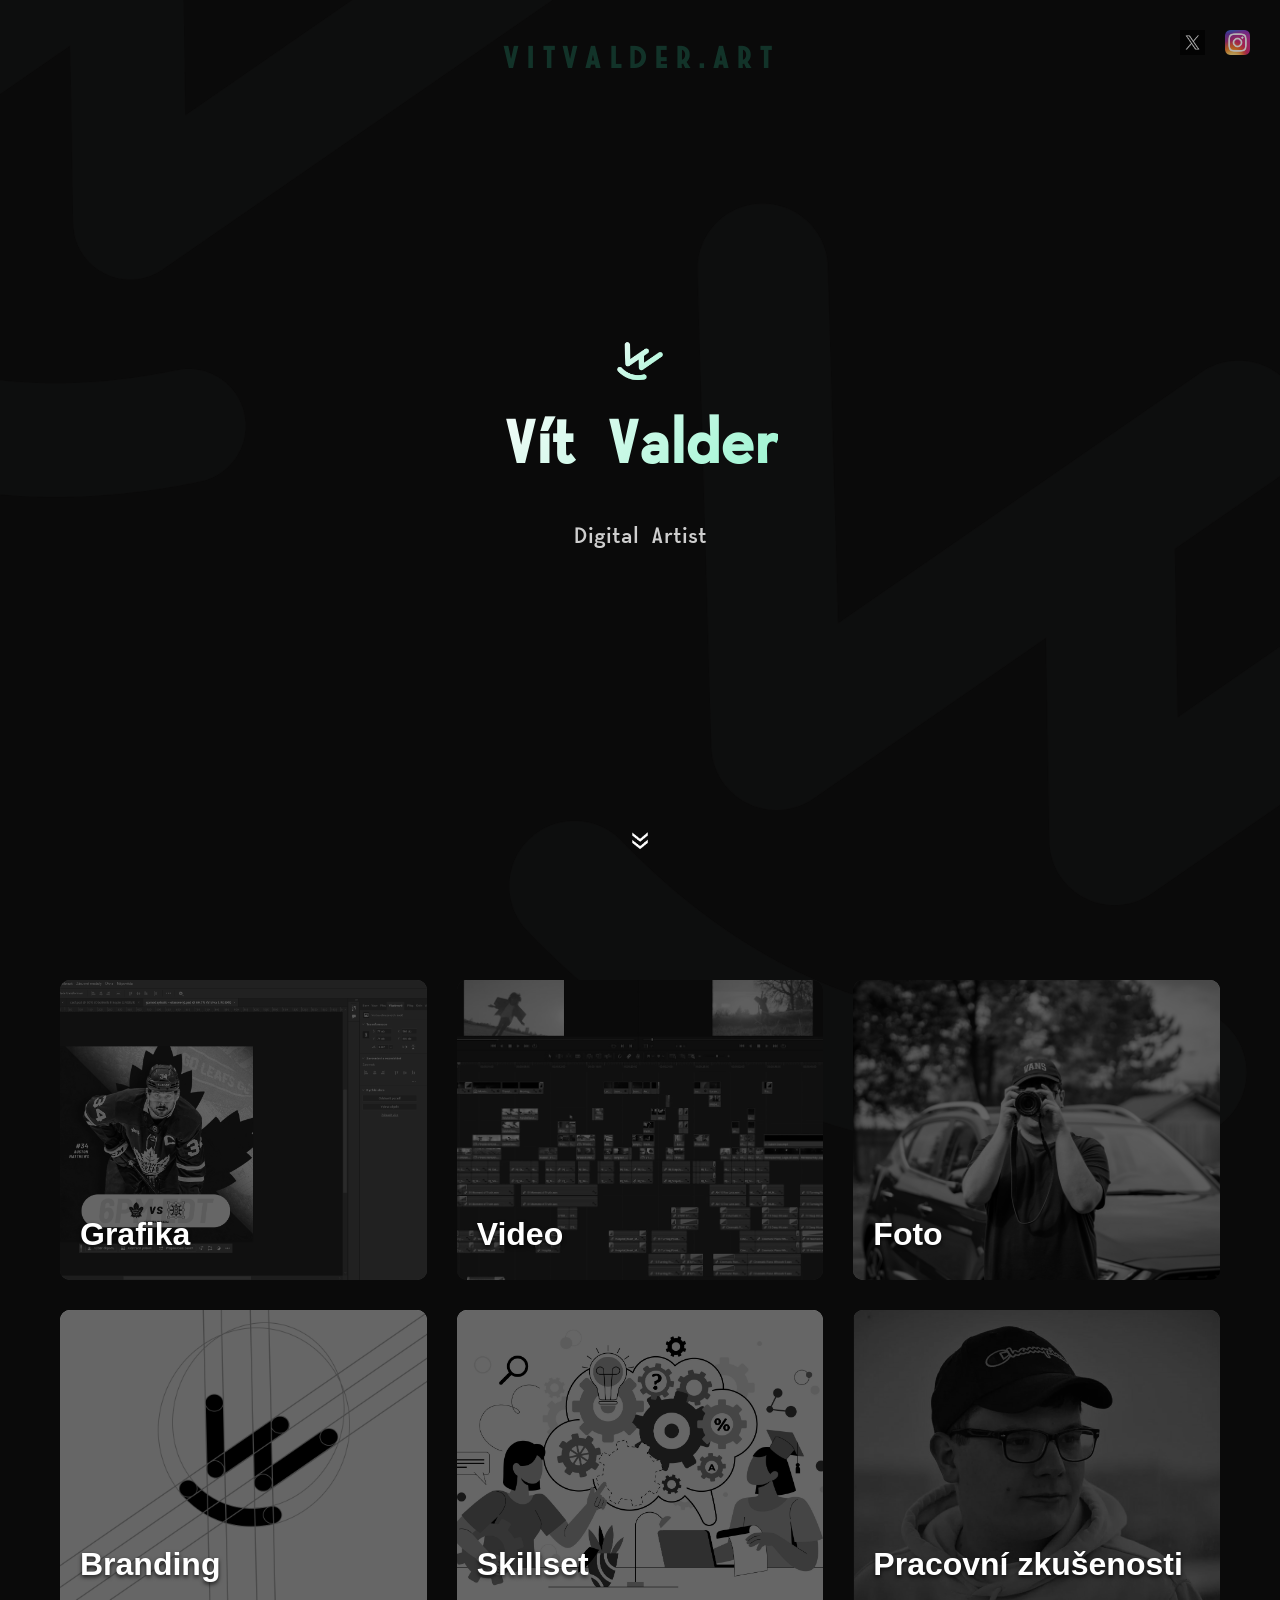
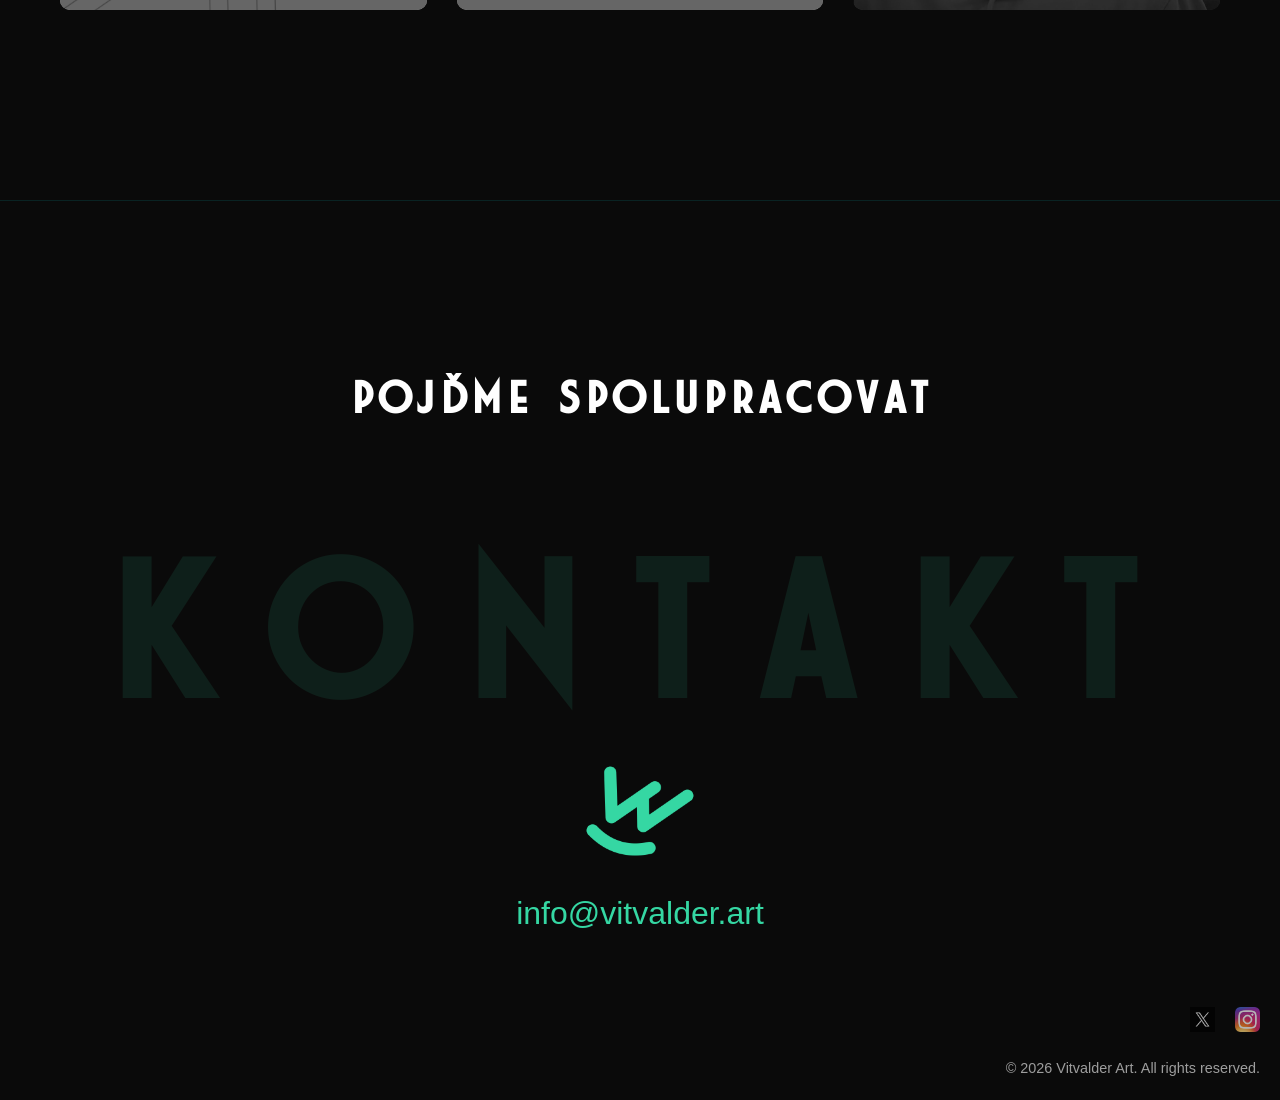
<file: index.html>
<!DOCTYPE html>
<html lang="en">
<head>
    <meta charset="UTF-8">
    <meta name="viewport" content="width=device-width, initial-scale=1.0">
    <title>Portfolio</title>
    <link rel="stylesheet" href="style.css">
</head>
<body>
    <div id="page-wrapper">
        <!-- Hero Section -->
        <section id="hero">
        <div class="social-media-icons">
            <a href="https://x.com" target="_blank" rel="noopener noreferrer" title="X (formerly Twitter)">
                <img src="img/x_logo.png" alt="X Logo" class="social-icon">
            </a>
            <a href="https://www.instagram.com/vitvalder/" target="_blank" rel="noopener noreferrer" title="Instagram">
                <img src="img/iglogo.png" alt="Instagram Logo" class="social-icon">
            </a>
        </div>
        <div class="branding-background">
            <svg viewBox="0 0 1200 200" preserveAspectRatio="xMidYMid meet" aria-hidden="true">
                <defs>
                    <clipPath id="branding-fill-clip" clipPathUnits="userSpaceOnUse">
                        <rect class="branding-fill-mask" x="-40" y="0" width="0" height="220" />
                    </clipPath>
                </defs>
                <text class="branding-stroke" x="50%" y="50%" text-anchor="middle" dominant-baseline="middle">vitvalder.art</text>
                <g clip-path="url(#branding-fill-clip)">
                    <text class="branding-fill" x="50%" y="50%" text-anchor="middle" dominant-baseline="middle">vitvalder.art</text>
                </g>
            </svg>
        </div>
        <div class="hero-content">
            <div class="hero-logo-text">
                <div class="hero-logo-wrap">
                    <img src="img/vvlogo_white.png" alt="Vitvalder Logo" class="hero-logo">
                </div>
                <h1 class="hero-title">Vít Valder</h1>
            </div>
            <p class="hero-subtitle">Digital Artist</p>
        </div>
        <div class="scroll-indicator">
            <img src="img/arrow_down.png" alt="Scroll Down" class="arrow-down">
        </div>
    </section>

    <!-- Projects Section -->
    <section id="projects" class="reveal">
    <div class="container">
        <div class="grid">
            <a href="projects.html" class="card photo-card" data-category="grafika" style="text-decoration: none; color: inherit;">
                <div class="card-image" style="background-image: url('img/photoshop.png');"></div>
                <div class="card-overlay"></div>
                <h3 class="card-title">Grafika</h3>
            </a>
            <a href="video.html" class="card photo-card" data-category="video" style="text-decoration: none; color: inherit;">
                <div class="card-image" style="background-image: url('img/davinci.png');"></div>
                <div class="card-overlay"></div>
                <h3 class="card-title">Video</h3>
            </a>
            <a href="foto.html" class="card photo-card" data-category="foto" style="text-decoration: none; color: inherit;">
                <div class="card-image" style="background-image: url('img/foto_foto.png');"></div>
                <div class="card-overlay"></div>
                <h3 class="card-title">Foto</h3>
            </a>
            <a href="branding.html" class="card photo-card" data-category="branding" style="text-decoration: none; color: inherit;">
                <div class="card-image" style="background-image: url('img/vvlogoshowcase.png');"></div>
                <div class="card-overlay"></div>
                <h3 class="card-title">Branding</h3>
            </a>
            <a href="skillset.html" class="card photo-card" data-category="social-media" style="text-decoration: none; color: inherit;">
                <div class="card-image" style="background-image: url('img/skillset.jpg');"></div>
                <div class="card-overlay"></div>
                <h3 class="card-title">Skillset</h3>
            </a>
            <a href="work.html" class="card photo-card" data-category="projekty" style="text-decoration: none; color: inherit;">
                <div class="card-image" style="background-image: url('img/vitek.png');"></div>
                <div class="card-overlay"></div>
                <h3 class="card-title">Pracovní zkušenosti</h3>
            </a>
        </div>
    </div>
</section>

    <!-- Footer -->
    <footer id="footer" class="reveal">
        <h2 class="footer-title">Pojďme spolupracovat</h2>
        <div class="footer-background">
            <svg viewBox="0 0 1200 200" preserveAspectRatio="xMidYMid meet" aria-hidden="true">
                <defs>
                    <clipPath id="footer-fill-clip" clipPathUnits="userSpaceOnUse">
                        <rect class="footer-fill-mask" x="-40" y="0" width="0" height="220" />
                    </clipPath>
                </defs>
                <text class="footer-stroke" x="50%" y="50%" text-anchor="middle" dominant-baseline="middle">kontakt</text>
                <g clip-path="url(#footer-fill-clip)">
                    <text class="footer-fill" x="50%" y="50%" text-anchor="middle" dominant-baseline="middle">kontakt</text>
                </g>
            </svg>
        </div>
        <img src="img/vvlogo_green.png" alt="VV Logo" class="footer-logo">
        <p class="footer-contact"><a href="mailto:info@vitvalder.art">info@vitvalder.art</a></p>
        <div class="footer-social-media-icons">
            <a href="https://x.com" target="_blank" rel="noopener noreferrer" title="X (formerly Twitter)">
                <img src="img/x_logo.png" alt="X Logo" class="footer-social-icon">
            </a>
            <a href="https://www.instagram.com/vitvalder/" target="_blank" rel="noopener noreferrer" title="Instagram">
                <img src="img/iglogo.png" alt="Instagram Logo" class="footer-social-icon">
            </a>
        </div>
        <p class="footer-copyright">&copy; 2026 Vitvalder Art. All rights reserved.</p>
    </footer>

    </div>

    <script src="script.js"></script>
</body>
</html>
</file>
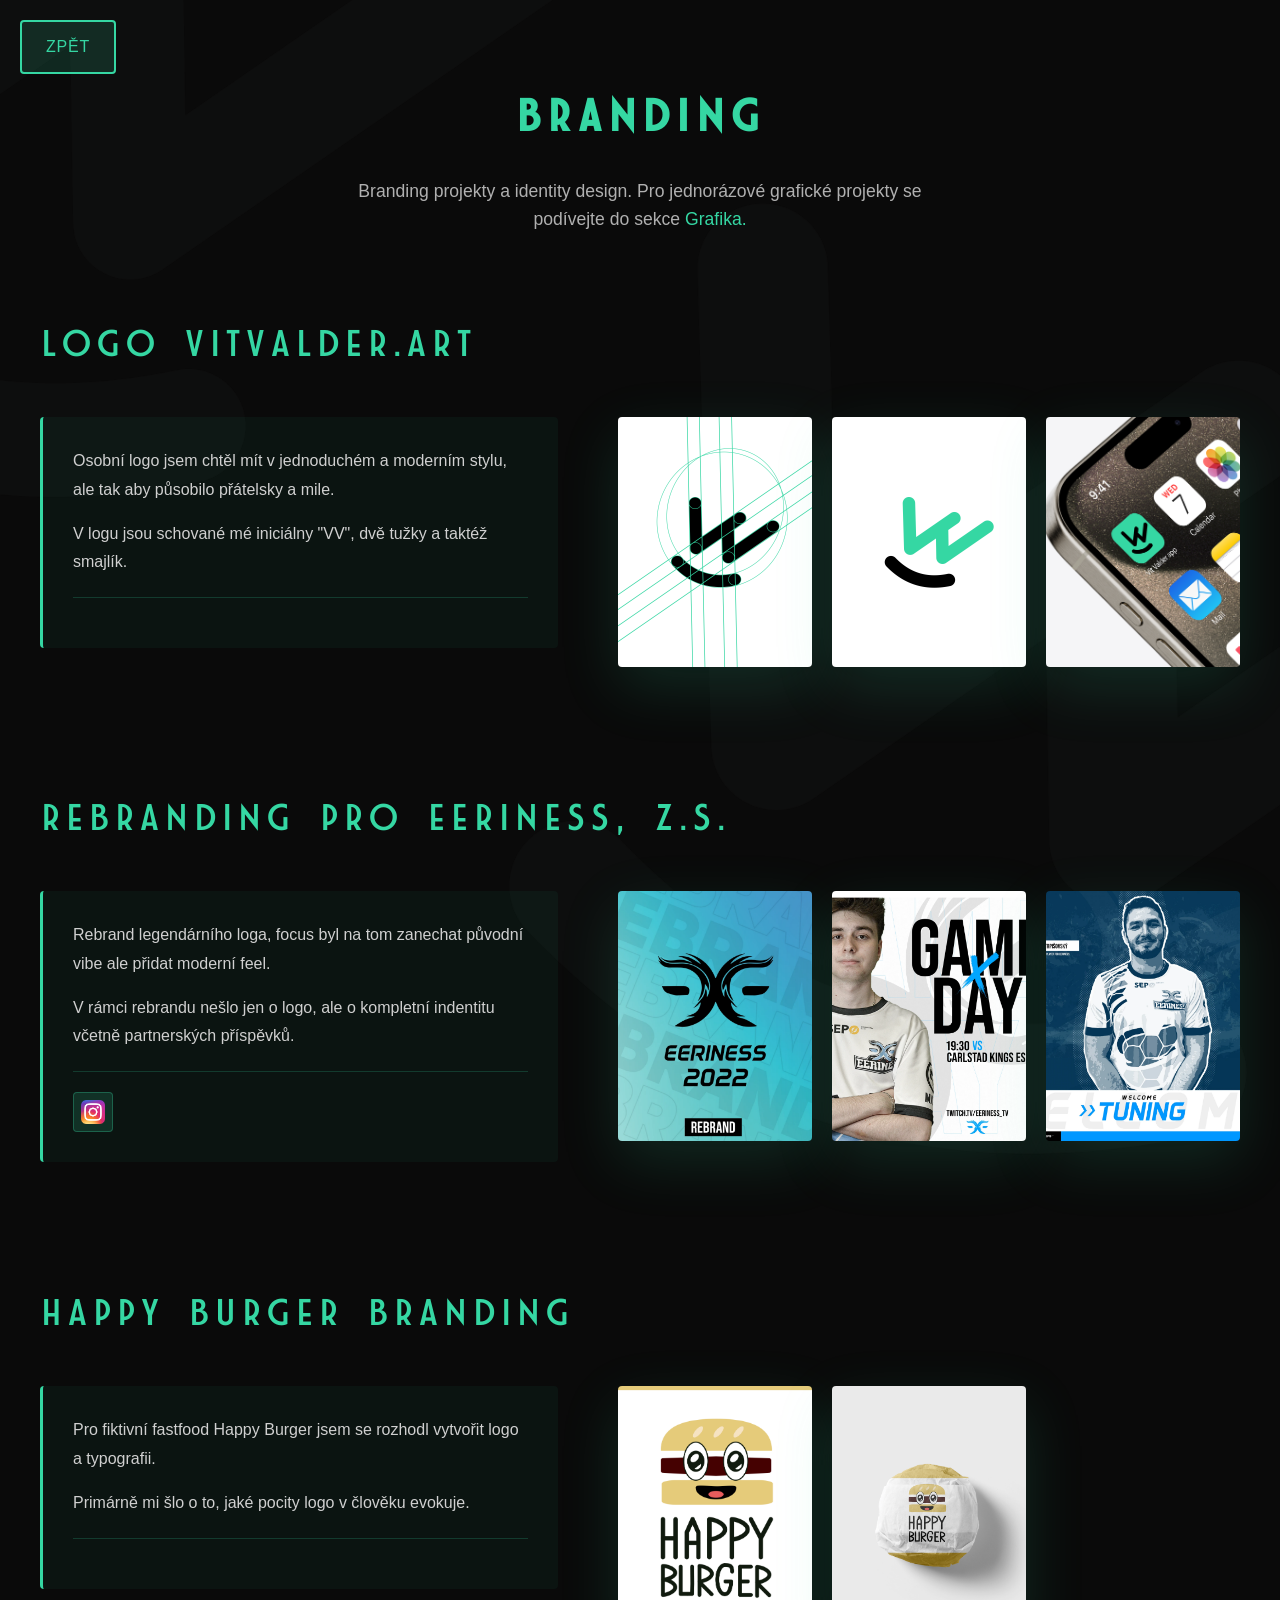
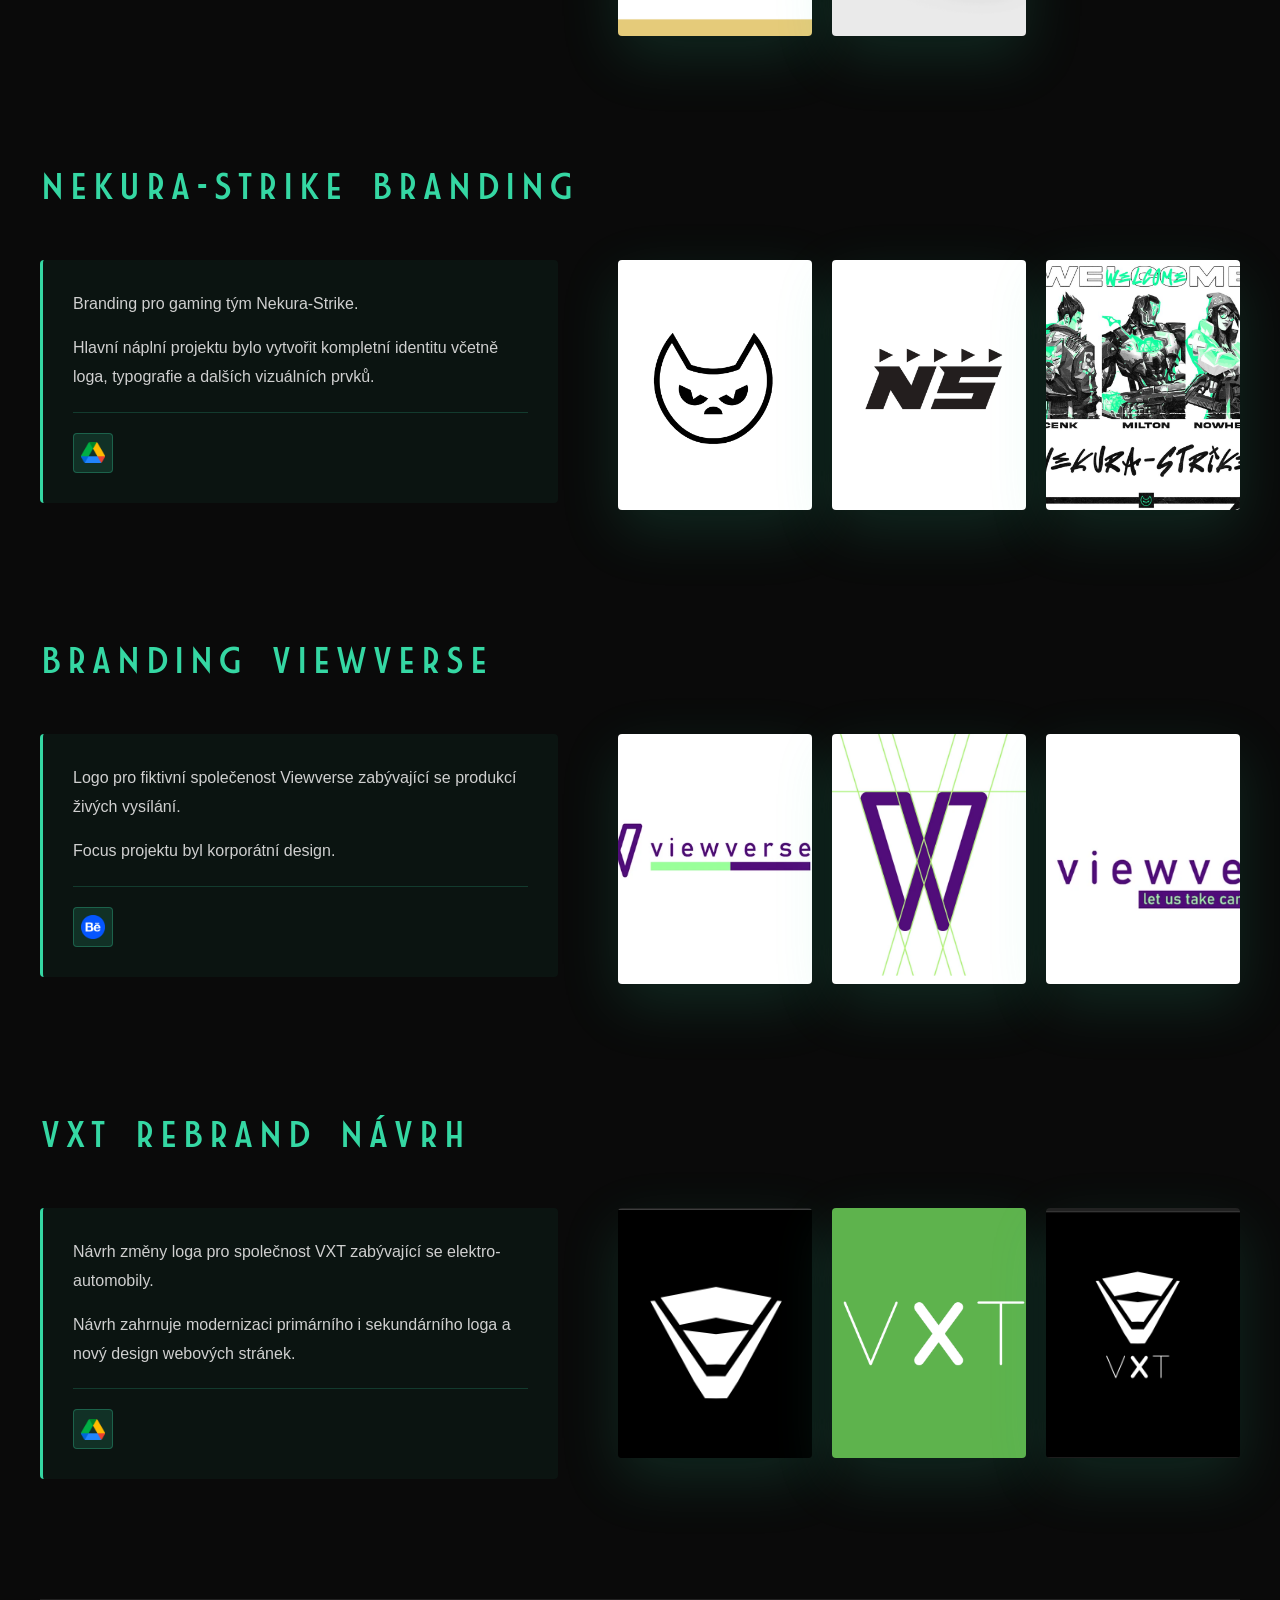
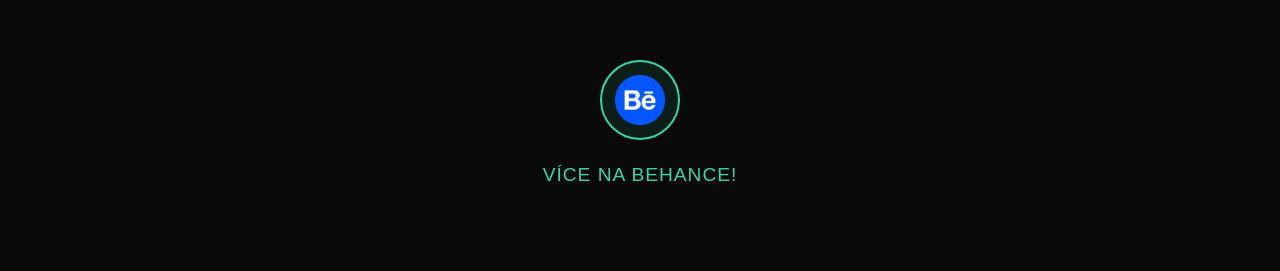
<file: branding.html>
<!DOCTYPE html>
<html lang="en">
<head>
    <meta charset="UTF-8">
    <meta name="viewport" content="width=device-width, initial-scale=1.0">
    <title>Projects - Vitvalder Art</title>
    <link rel="stylesheet" href="style.css">
    <style>
        /* Projects Page Specific Styles */
        #projects-showcase {
            min-height: auto;
            padding: 80px 0;
        }

        .projects-header {
            text-align: center;
            margin-bottom: 80px;
            opacity: 0;
            animation: fadeIn 0.7s ease-out 0.3s forwards;
        }

        .projects-header h2 {
            font-family: 'Modern M', sans-serif;
            font-size: 3rem;
            letter-spacing: 0.1em;
            text-transform: uppercase;
            margin-bottom: 20px;
            color: #35d7a3;
        }

        .projects-header p {
            font-size: 1.1rem;
            color: #b0b0b0;
            max-width: 600px;
            margin: 0 auto;
        }

        .project-section {
            margin-bottom: 120px;
            opacity: 0;
            animation: fadeIn 0.7s ease-out forwards;
        }

        .project-headline {
            font-family: 'Modern M', sans-serif;
            font-size: 2.5rem;
            letter-spacing: 0.1em;
            text-transform: uppercase;
            margin-bottom: 40px;
            color: #35d7a3;
        }

        .project-content {
            display: grid;
            grid-template-columns: 1fr 1.2fr;
            gap: 60px;
            align-items: flex-start;
        }

        .project-images {
            display: grid;
            grid-template-columns: repeat(3, 1fr);
            gap: 20px;
        }

        .project-section:nth-child(2) {
            animation-delay: 0.5s;
        }

        .project-section:nth-child(3) {
            animation-delay: 0.7s;
        }

        .project-section:nth-child(4) {
            animation-delay: 0.9s;
        }

        .project-section:nth-child(5) {
            animation-delay: 1.1s;
        }

        .project-section:nth-child(6) {
            animation-delay: 1.3s;
        }

        .project-section:nth-child(7) {
            animation-delay: 1.5s;
        }

        .project-section:nth-child(8) {
            animation-delay: 1.7s;
        }

        .project-section:nth-child(9) {
            animation-delay: 1.9s;
        }

        .project-section:nth-child(10) {
            animation-delay: 2.1s;
        }

        .project-section:nth-child(11) {
            animation-delay: 2.3s;
        }

        .project-description {
            padding: 30px;
            background: rgba(53, 215, 163, 0.05);
            border-left: 3px solid #35d7a3;
            border-radius: 4px;
        }

        .project-description h3 {
            font-size: 2rem;
            font-family: 'Modern M', sans-serif;
            letter-spacing: 0.05em;
            margin-bottom: 15px;
            color: #35d7a3;
            text-transform: uppercase;
        }

        .project-description p {
            font-size: 1rem;
            line-height: 1.8;
            color: #d0d0d0;
            margin-bottom: 15px;
        }

        .project-social-icons {
            display: flex;
            gap: 15px;
            margin-top: 20px;
            padding-top: 20px;
            border-top: 1px solid rgba(53, 215, 163, 0.2);
        }

        .social-icon-link {
            display: inline-flex;
            align-items: center;
            justify-content: center;
            width: 40px;
            height: 40px;
            background: rgba(53, 215, 163, 0.15);
            border: 1px solid rgba(53, 215, 163, 0.3);
            border-radius: 4px;
            transition: all 0.3s ease;
            text-decoration: none;
        }

        .social-icon-link img {
            width: 24px;
            height: 24px;
            object-fit: contain;
        }

        .social-icon-link:hover {
            background: rgba(53, 215, 163, 0.3);
            border-color: #35d7a3;
            transform: translateY(-3px);
        }

        .project-image {
            width: 100%;
            height: 250px;
            object-fit: cover;
            border-radius: 4px;
            box-shadow: 0 20px 60px rgba(53, 215, 163, 0.15);
            transition: transform 0.3s ease;
        }

        .project-image:hover {
            transform: scale(1.02);
        }

        .instagram-section {
            display: flex;
            justify-content: center;
            align-items: center;
            margin-top: 120px;
            padding-top: 60px;
            border-top: 1px solid rgba(255, 255, 255, 0.1);
            opacity: 0;
            animation: fadeIn 0.7s ease-out 2.5s forwards;
        }

        .instagram-link {
            display: flex;
            flex-direction: column;
            align-items: center;
            gap: 20px;
            text-decoration: none;
            transition: transform 0.3s ease;
        }

        .instagram-link:hover {
            transform: translateY(-5px);
        }

        .instagram-icon {
            width: 80px;
            height: 80px;
            display: flex;
            align-items: center;
            justify-content: center;
            background: rgba(53, 215, 163, 0.1);
            border: 2px solid #35d7a3;
            border-radius: 50%;
            transition: all 0.3s ease;
        }

        .instagram-icon img {
            width: 50px;
            height: 50px;
            object-fit: contain;
        }

        .instagram-link:hover .instagram-icon {
            background: rgba(53, 215, 163, 0.2);
            transform: rotate(5deg);
        }

        .instagram-text {
            font-size: 1.2rem;
            color: #35d7a3;
            font-weight: 500;
            letter-spacing: 0.05em;
            text-transform: uppercase;
        }

        @keyframes fadeIn {
            from {
                opacity: 0;
                transform: translateY(20px);
            }
            to {
                opacity: 1;
                transform: translateY(0);
            }
        }

        .home-button {
            position: fixed;
            top: 20px;
            left: 20px;
            z-index: 1000;
            display: inline-block;
        }

        .home-button a {
            display: inline-flex;
            align-items: center;
            justify-content: center;
            padding: 12px 24px;
            background: rgba(53, 215, 163, 0.15);
            border: 2px solid #35d7a3;
            border-radius: 4px;
            color: #35d7a3;
            text-decoration: none;
            font-size: 1rem;
            font-weight: 500;
            letter-spacing: 0.05em;
            text-transform: uppercase;
            transition: all 0.3s ease;
        }

        .home-button a:hover {
            background: rgba(53, 215, 163, 0.25);
            transform: translateY(-3px);
            box-shadow: 0 10px 30px rgba(53, 215, 163, 0.2);
        }

        /* Responsive Design */
        @media (max-width: 768px) {
            .project-content {
                grid-template-columns: 1fr;
                gap: 30px;
            }

            .project-images {
                grid-template-columns: repeat(3, 1fr);
            }

            .project-image {
                height: 150px;
            }

            .projects-header h2 {
                font-size: 2rem;
            }

            .project-headline {
                font-size: 1.5rem;
            }

            .project-description h3 {
                font-size: 1.5rem;
            }

            .home-button a {
                padding: 10px 18px;
                font-size: 0.9rem;
            }
        }
    </style>
</head>
<body>
    <div id="page-wrapper">
        <!-- Home Button -->
        <div class="home-button">
            <a href="index.html?from=branding#projects">Zpět</a>
        </div>

    <!-- Projects Showcase Section -->
    <section id="projects-showcase" class="container">
        <div class="projects-header">
            <h2>Branding</h2>
            <p>Branding projekty a identity design. Pro jednorázové grafické projekty se podívejte do sekce <a href="projects.html">Grafika.</a></p>
        </div>

        <!-- Project 1 -->
        <div class="project-section">
            <div class="project-headline">Logo Vitvalder.art</div>
            <div class="project-content">
                <div class="project-description">
                    <p>Osobní logo jsem chtěl mít v jednoduchém a moderním stylu, ale tak aby působilo přátelsky a mile.</p>
                    <p>V logu jsou schované mé iniciálny "VV", dvě tužky a taktéž smajlík.</p>
                    <div class="project-social-icons">
                       
                    </div>
                </div>
                <div class="project-images">
                    <img src="img/vvlogoshowcase.png" alt="Nature Photography 1" class="project-image";">
                    <img src="img/vvlogoshowcase2.png" alt="Nature Photography 2" class="project-image">
                    <img src="img/vitvalderappmockup.png" alt="Nature Photography 3" class="project-image" ;">
                </div>
            </div>
        </div>

        <!-- Project 2 -->
        <div class="project-section">
            <div class="project-headline">Rebranding pro eEriness, z.s.</div>
            <div class="project-content">
                <div class="project-description">
                    <p>Rebrand legendárního loga, focus byl na tom zanechat původní vibe ale přidat moderní feel.</p>
                    <p>V rámci rebrandu nešlo jen o logo, ale o kompletní indentitu včetně partnerských příspěvků.</p>
                    <div class="project-social-icons">
                        <a href="https://www.instagram.com/eeriness_official/" class="social-icon-link" target="_blank" rel="noopener noreferrer" title="Instagram">
                            <img src="img/iglogo.png" alt="Instagram">
                        </a>
                    </div>
                </div>
                <div class="project-images">
                    <img src="img/eerinessgfx6.png"  class="project-image">
                    <img src="img/eerinessgfx2.png" class="project-image">
                    <img src="img/eerinessgfx1.png"  class="project-image">
                </div>
            </div>
        </div>

        <!-- Project 3 -->
        <div class="project-section">
            <div class="project-headline">Happy burger branding</div>
            <div class="project-content">
                <div class="project-description">
                    <p>Pro fiktivní fastfood Happy Burger jsem se rozhodl vytvořit logo a typografii.</p>
                    <p>Primárně mi šlo o to, jaké pocity logo v člověku evokuje.</p>
                    <div class="project-social-icons">

                    </div>
                </div>
                <div class="project-images">
                    <img src="img/happyburger2.png" alt="Sports Photography 1" class="project-image">
                    <img src="img/happyburger.png" alt="Sports Photography 2" class="project-image">
                    
                </div>
            </div>
        </div>

        <!-- Project 4 -->
        <div class="project-section">
            <div class="project-headline">Nekura-Strike branding</div>
            <div class="project-content">
                <div class="project-description">
                    <p>Branding pro gaming tým Nekura-Strike.</p>
                    <p>Hlavní náplní projektu bylo vytvořit kompletní identitu včetně loga, typografie a dalších vizuálních prvků.</p>
                    <div class="project-social-icons">
                        <a href="https://drive.google.com/drive/folders/136Fz0Z5oZVegL-SQLmk-C3t2pFZTBODv?usp=sharing" class="social-icon-link" target="_blank" rel="noopener noreferrer" title="Instagram">
                            <img src="img/drive.png" alt="google drive">
                        </a>
                    </div>
                </div>
                <div class="project-images">
                    <img src="img/nslogo1.png" class="project-image">
                    <img src="img/nslogo2.png"  class="project-image">
                    <img src="img/nslogo3.png"  class="project-image">
                </div>
            </div>
        </div>

        <!-- Project 5 -->
        <div class="project-section">
            <div class="project-headline">Branding Viewverse</div>
            <div class="project-content">
                <div class="project-description">
                    <p>Logo pro fiktivní společenost Viewverse zabývající se produkcí živých vysílání.</p>
                    <p>Focus projektu byl korporátní design.</p>
                    <div class="project-social-icons">
                        <a href="https://www.behance.net/gallery/184408411/Viewverse-brand-identity" class="social-icon-link" target="_blank" rel="noopener noreferrer" title="Instagram">
                            <img src="img/behancelogo.webp" alt="Instagram">
                        </a>
                    </div>
                </div>
                <div class="project-images">
                    <img src="img/viewverselogo.png"  class="project-image" >
                    <img src="img/viewverselogo1.png"  class="project-image">
                    <img src="img/viewverselogo2.png"  class="project-image" >
                </div>
            </div>
        </div>

        <!-- Project 6 -->
        <div class="project-section">
            <div class="project-headline">VXT rebrand návrh</div>
            <div class="project-content">
                <div class="project-description">
                    <p>Návrh změny loga pro společnost VXT zabývající se elektro-automobily.</p>
                    <p>Návrh zahrnuje modernizaci primárního i sekundárního loga a nový design webových stránek.</p>
                    <div class="project-social-icons">
                        <a href="https://drive.google.com/drive/folders/1SsnQLFVdwIfx6kydqFao_-wXUamRmRTl?usp=sharing" class="social-icon-link" target="_blank" rel="noopener noreferrer" title="Instagram">
                            <img src="img/drive.png" alt="drive">
                        </a>
                    </div>
                </div>
                <div class="project-images">
                    <img src="img/vxtlogo1.png"  class="project-image">
                    <img src="img/vxtlogo2.png"  class="project-image">
                    <img src="img/vxtlogo3.png"  class="project-image">
                </div>
            </div>
        </div>

       
        <!-- Instagram Section -->
        <div class="instagram-section">
            <a href="https://www.behance.net/vtvalder" class="instagram-link" target="_blank" rel="noopener noreferrer">
                <div class="instagram-icon">
                    <img src="img/behancelogo.webp" alt="behance logo">
                </div>
                <span class="instagram-text">Více na behance!</span>
            </a>
        </div>
    </section>
    </div>

    <script src="script.js"></script>
</body>
</html>
</file>
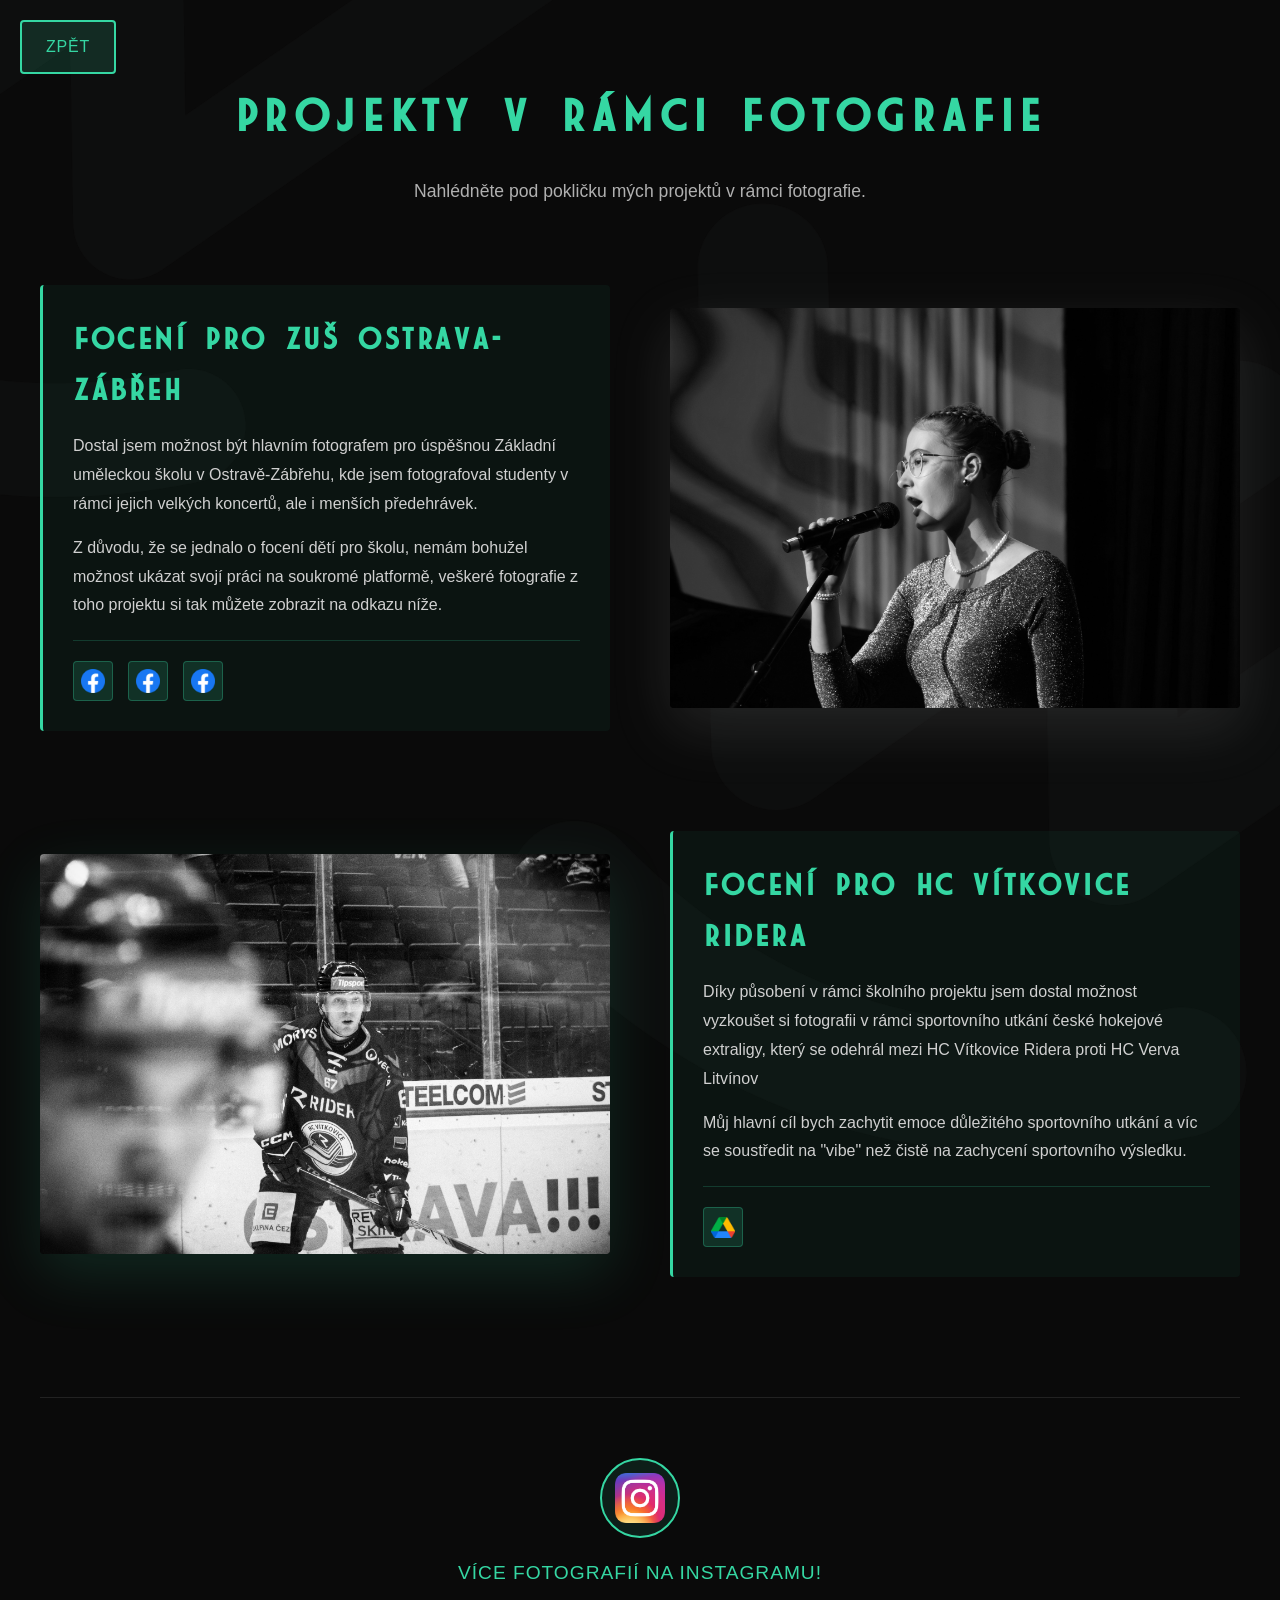
<file: foto.html>
<!DOCTYPE html>
<html lang="en">
<head>
    <meta charset="UTF-8">
    <meta name="viewport" content="width=device-width, initial-scale=1.0">
    <title>Foto - Vitvalder Art</title>
    <link rel="stylesheet" href="style.css">
    <style>
        /* Foto Page Specific Styles */
        #foto-showcase {
            min-height: auto;
            padding: 80px 0;
        }

        .foto-header {
            text-align: center;
            margin-bottom: 80px;
            opacity: 0;
            animation: fadeIn 0.7s ease-out 0.3s forwards;
        }

        .foto-header h2 {
            font-family: 'Modern M', sans-serif;
            font-size: 3rem;
            letter-spacing: 0.1em;
            text-transform: uppercase;
            margin-bottom: 20px;
            color: #35d7a3;
        }

        .foto-header p {
            font-size: 1.1rem;
            color: #b0b0b0;
            max-width: 600px;
            margin: 0 auto;
        }

        .project-section {
            display: grid;
            grid-template-columns: 1fr 1fr;
            gap: 60px;
            align-items: center;
            margin-bottom: 100px;
            opacity: 0;
            animation: fadeIn 0.7s ease-out forwards;
        }

        .project-section:nth-child(2) {
            animation-delay: 0.5s;
        }

        .project-section:nth-child(3) {
            animation-delay: 0.7s;
        }

        .project-section.reverse {
            direction: rtl;
        }

        .project-section.reverse > * {
            direction: ltr;
        }

        .project-description {
            padding: 30px;
            background: rgba(53, 215, 163, 0.05);
            border-left: 3px solid #35d7a3;
            border-radius: 4px;
        }

        .project-description h3 {
            font-size: 2rem;
            font-family: 'Modern M', sans-serif;
            letter-spacing: 0.05em;
            margin-bottom: 15px;
            color: #35d7a3;
            text-transform: uppercase;
        }

        .project-description p {
            font-size: 1rem;
            line-height: 1.8;
            color: #d0d0d0;
            margin-bottom: 15px;
        }

        .project-social-icons {
            display: flex;
            gap: 15px;
            margin-top: 20px;
            padding-top: 20px;
            border-top: 1px solid rgba(53, 215, 163, 0.2);
        }

        .social-icon-link {
            display: inline-flex;
            align-items: center;
            justify-content: center;
            width: 40px;
            height: 40px;
            background: rgba(53, 215, 163, 0.15);
            border: 1px solid rgba(53, 215, 163, 0.3);
            border-radius: 4px;
            transition: all 0.3s ease;
            text-decoration: none;
        }

        .social-icon-link img {
            width: 24px;
            height: 24px;
            object-fit: contain;
        }

        .social-icon-link:hover {
            background: rgba(53, 215, 163, 0.3);
            border-color: #35d7a3;
            transform: translateY(-3px);
        }

        .project-image {
            width: 100%;
            height: 400px;
            object-fit: cover;
            border-radius: 4px;
            box-shadow: 0 20px 60px rgba(53, 215, 163, 0.15);
            transition: transform 0.3s ease;
        }

        .project-image:hover {
            transform: scale(1.02);
        }

        .instagram-section {
            display: flex;
            justify-content: center;
            align-items: center;
            margin-top: 120px;
            padding-top: 60px;
            border-top: 1px solid rgba(255, 255, 255, 0.1);
            opacity: 0;
            animation: fadeIn 0.7s ease-out 0.9s forwards;
        }

        .instagram-link {
            display: flex;
            flex-direction: column;
            align-items: center;
            gap: 20px;
            text-decoration: none;
            transition: transform 0.3s ease;
        }

        .instagram-link:hover {
            transform: translateY(-5px);
        }

        .instagram-icon {
            width: 80px;
            height: 80px;
            display: flex;
            align-items: center;
            justify-content: center;
            background: rgba(53, 215, 163, 0.1);
            border: 2px solid #35d7a3;
            border-radius: 50%;
            transition: all 0.3s ease;
        }

        .instagram-icon img {
            width: 50px;
            height: 50px;
            object-fit: contain;
        }

        .instagram-link:hover .instagram-icon {
            background: rgba(53, 215, 163, 0.2);
            transform: rotate(5deg);
        }

        .instagram-text {
            font-size: 1.2rem;
            color: #35d7a3;
            font-weight: 500;
            letter-spacing: 0.05em;
            text-transform: uppercase;
        }

        @keyframes fadeIn {
            from {
                opacity: 0;
                transform: translateY(20px);
            }
            to {
                opacity: 1;
                transform: translateY(0);
            }
        }

        .home-button {
            position: fixed;
            top: 20px;
            left: 20px;
            z-index: 1000;
            display: inline-block;
        }

        .home-button a {
            display: inline-flex;
            align-items: center;
            justify-content: center;
            padding: 12px 24px;
            background: rgba(53, 215, 163, 0.15);
            border: 2px solid #35d7a3;
            border-radius: 4px;
            color: #35d7a3;
            text-decoration: none;
            font-size: 1rem;
            font-weight: 500;
            letter-spacing: 0.05em;
            text-transform: uppercase;
            transition: all 0.3s ease;
        }

        .home-button a:hover {
            background: rgba(53, 215, 163, 0.25);
            transform: translateY(-3px);
            box-shadow: 0 10px 30px rgba(53, 215, 163, 0.2);
        }

        /* Responsive Design */
        @media (max-width: 768px) {
            .project-section {
                grid-template-columns: 1fr;
                gap: 40px;
            }

            .project-section.reverse {
                direction: ltr;
            }

            .project-image {
                height: 300px;
            }

            .foto-header h2 {
                font-size: 2rem;
            }

            .project-description h3 {
                font-size: 1.5rem;
            }

            .home-button a {
                padding: 10px 18px;
                font-size: 0.9rem;
            }
        }
    </style>
</head>
<body>
    <div id="page-wrapper">
        <!-- Home Button -->
        <div class="home-button">
            <a href="index.html?from=foto#projects">Zpět</a>
        </div>

    <!-- Foto Showcase Section -->
    <section id="foto-showcase" class="container">
        <div class="foto-header">
            <h2>Projekty v rámci <b>fotografie</b></h2>
            <p>Nahlédněte pod pokličku mých projektů v rámci fotografie.</p>
        </div>

        <!-- Project 1 -->
        <div class="project-section">
            <div class="project-description">
                <h3>Focení pro ZUŠ Ostrava-Zábřeh</h3>
                <p>Dostal jsem možnost být hlavním fotografem pro úspěšnou Základní uměleckou školu v Ostravě-Zábřehu, kde jsem fotografoval studenty v rámci jejich velkých koncertů, ale i menších předehrávek. </p>
                <p>Z důvodu, že se jednalo o focení dětí pro školu, nemám bohužel možnost ukázat svojí práci na soukromé platformě, veškeré fotografie z toho projektu si tak můžete zobrazit na odkazu níže.</p>
                <div class="project-social-icons">
                    <a href="https://www.facebook.com/ZusOstravaZabreh/posts/pfbid02KxQ7fq2tkD8iT7Rtj5MEyVWYZUew6yqv7XebbR5zhzeQpVUjy9bkNTQxwSQRzdGql" class="social-icon-link" target="_blank" rel="noopener noreferrer" title="Facebook">
                        <img src="img/fblogo.webp" alt="Facebook">
                    </a>
                    <a href="https://www.facebook.com/ZusOstravaZabreh/posts/pfbid0LF7HGpmUNzHaKSvs16fgPKW9H94yGFnG8EkHs8J8FKCgTeCWnagC5CyUXbd9jHTul" class="social-icon-link" target="_blank" rel="noopener noreferrer" title="Facebook">
                        <img src="img/fblogo.webp" alt="Facebook">
                    </a>
                    <a href="https://www.facebook.com/ZusOstravaZabreh/posts/pfbid02KxQ7fq2tkD8iT7Rtj5MEyVWYZUew6yqv7XebbR5zhzeQpVUjy9bkNTQxwSQRzdGql" class="social-icon-link" target="_blank" rel="noopener noreferrer" title="Facebook">
                        <img src="img/fblogo.webp" alt="Facebook">
                    </a>
                </div>
            </div>
            <img src="img/sebestova.jpg" alt="Nature and Landscape Photography" class="project-image" style="  filter: grayscale(100%);">
        </div>

        <!-- Project 2 -->
        <div class="project-section reverse">
            <div class="project-description">
                <h3>Focení pro HC Vítkovice ridera</h3>
                <p>Díky působení v rámci školního projektu jsem dostal možnost vyzkoušet si fotografii v rámci sportovního utkání české hokejové extraligy, který se odehrál mezi HC Vítkovice Ridera proti HC Verva Litvínov</p>
                <p>Můj hlavní cíl bych zachytit emoce důležitého sportovního utkání a víc se soustředit na "vibe" než čistě na zachycení sportovního výsledku.</p>
                <div class="project-social-icons">
                    <a href="https://drive.google.com/drive/folders/1226tyowJuX_ecQHvlM-YWrucUraJqBws?usp=drive_link" class="social-icon-link" target="_blank" rel="noopener noreferrer" title="Google Drive">
                        <img src="img/drive.png" alt="Google Drive">
                    </a>
                </div>
            </div>
            <img src="img/22bnw2.jpg" alt="Portrait and Studio Photography" class="project-image">
        </div>

        <!-- Instagram Section -->
        <div class="instagram-section">
            <a href="https://www.instagram.com/vitvalder/" class="instagram-link" target="_blank" rel="noopener noreferrer">
                <div class="instagram-icon">
                    <img src="img/iglogo.png" alt="Instagram">
                </div>
                <span class="instagram-text">Více fotografií na instagramu!</span>
            </a>
        </div>
    </section>
    </div>

    <script src="script.js"></script>
</body>
</html>
</file>
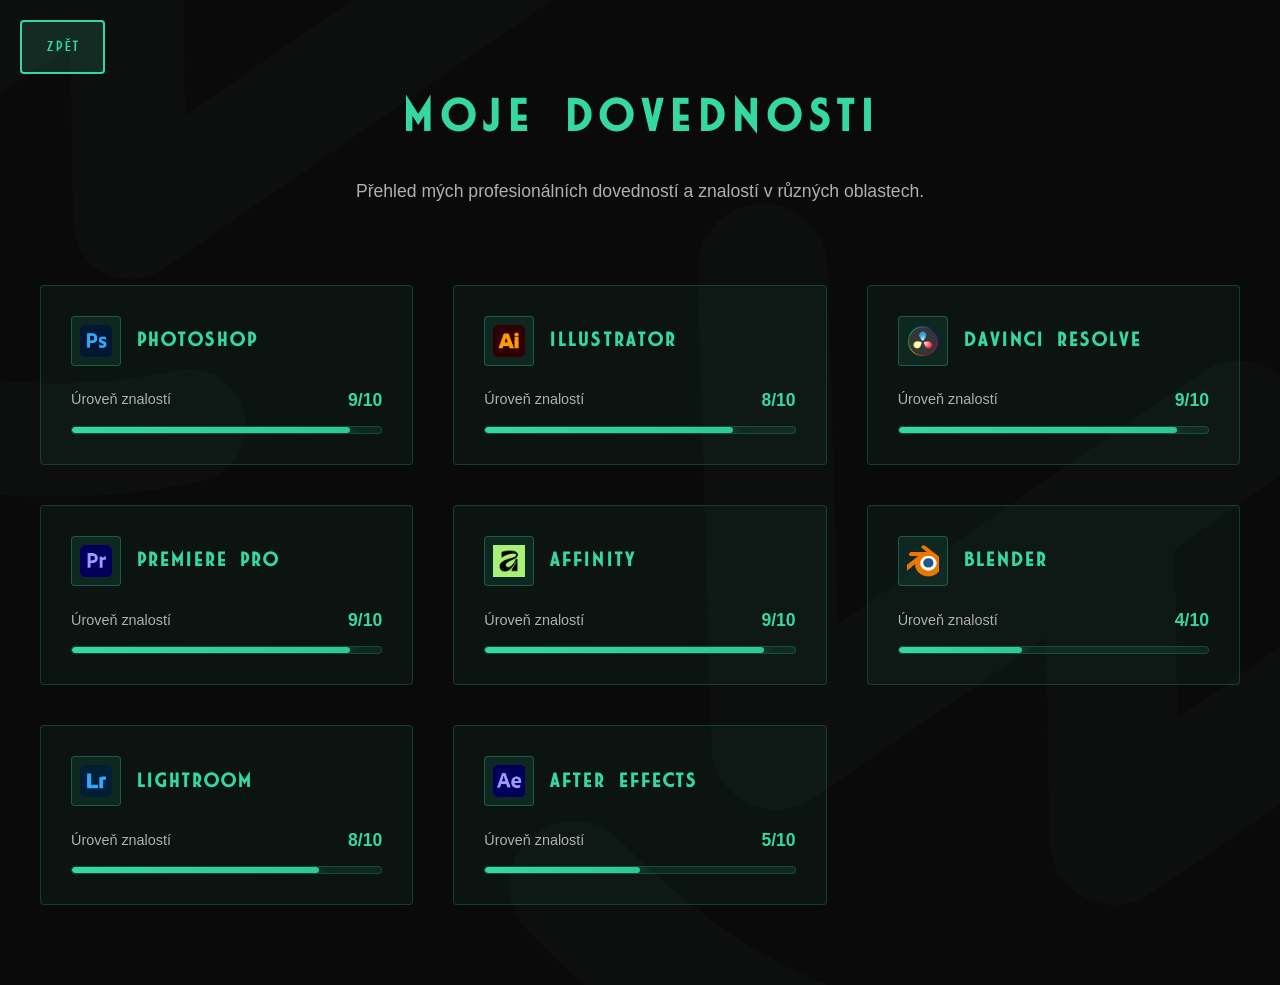
<file: skillset.html>
<!DOCTYPE html>
<html lang="en">
<head>
    <meta charset="UTF-8">
    <meta name="viewport" content="width=device-width, initial-scale=1.0">
    <title>Skillset - Vitvalder Art</title>
    <link rel="stylesheet" href="style.css">
    <style>
        /* Skillset Page Specific Styles */
        #skillset-showcase {
            min-height: auto;
            padding: 80px 0;
        }

        .skillset-header {
            text-align: center;
            margin-bottom: 80px;
            opacity: 0;
            animation: fadeIn 0.7s ease-out 0.3s forwards;
        }

        .skillset-header h2 {
            font-family: 'Modern M', sans-serif;
            font-size: 3rem;
            letter-spacing: 0.1em;
            text-transform: uppercase;
            margin-bottom: 20px;
            color: #35d7a3;
        }

        .skillset-header p {
            font-size: 1.1rem;
            color: #b0b0b0;
            max-width: 600px;
            margin: 0 auto;
        }

        .skills-grid {
            display: grid;
            grid-template-columns: repeat(auto-fit, minmax(300px, 1fr));
            gap: 40px;
            opacity: 0;
            animation: fadeIn 0.7s ease-out 0.6s forwards;
        }

        .skill-card {
            background: rgba(53, 215, 163, 0.05);
            border: 1px solid rgba(53, 215, 163, 0.2);
            border-radius: 4px;
            padding: 30px;
            transition: all 0.3s ease;
            position: relative;
            overflow: hidden;
        }

        .skill-card::before {
            content: '';
            position: absolute;
            top: 0;
            left: 0;
            width: 100%;
            height: 100%;
            background: rgba(53, 215, 163, 0.05);
            border-left: 3px solid #35d7a3;
            opacity: 0;
            transition: opacity 0.3s ease;
        }

        .skill-card:hover::before {
            opacity: 1;
        }

        .skill-card:hover {
            border-color: #35d7a3;
            transform: translateY(-5px);
            box-shadow: 0 10px 30px rgba(53, 215, 163, 0.1);
        }

        .skill-header {
            display: flex;
            align-items: center;
            gap: 15px;
            margin-bottom: 20px;
            position: relative;
            z-index: 1;
        }

        .skill-icon {
            width: 50px;
            height: 50px;
            border-radius: 4px;
            object-fit: cover;
            background: rgba(53, 215, 163, 0.1);
            border: 1px solid rgba(53, 215, 163, 0.3);
            padding: 8px;
        }

        .skill-name {
            font-size: 1.3em;
            font-weight: 600;
            color: #35d7a3;
            margin: 0;
            font-family: 'Modern M', sans-serif;
            letter-spacing: 0.05em;
            text-transform: uppercase;
        }

        .skill-info {
            position: relative;
            z-index: 1;
        }

        .skill-level-display {
            display: flex;
            justify-content: space-between;
            align-items: center;
            margin-bottom: 12px;
        }

        .skill-level {
            font-size: 0.9em;
            color: #b0b0b0;
        }

        .skill-percentage {
            font-size: 1.1em;
            color: #35d7a3;
            font-weight: 600;
        }

        .progress-bar {
            width: 100%;
            height: 8px;
            background: rgba(53, 215, 163, 0.1);
            border-radius: 4px;
            overflow: hidden;
            border: 1px solid rgba(53, 215, 163, 0.2);
            position: relative;
            z-index: 1;
        }

        .progress-fill {
            height: 100%;
            background: linear-gradient(90deg, #35d7a3, #2ec795);
            border-radius: 3px;
            transition: width 0.6s ease;
            box-shadow: 0 0 15px rgba(53, 215, 163, 0.5);
        }

        .skill-card:hover .progress-fill {
            box-shadow: 0 0 20px rgba(53, 215, 163, 0.8);
        }

        .back-button {
            position: fixed;
            top: 20px;
            left: 20px;
            z-index: 1000;
            display: inline-block;
        }

        .back-button a {
            display: inline-flex;
            align-items: center;
            justify-content: center;
            padding: 12px 24px;
            background: rgba(53, 215, 163, 0.15);
            border: 2px solid #35d7a3;
            border-radius: 4px;
            color: #35d7a3;
            text-decoration: none;
            font-size: 1rem;
            font-weight: 500;
            letter-spacing: 0.05em;
            text-transform: uppercase;
            transition: all 0.3s ease;
            font-family: 'Modern M', sans-serif;
        }

        .back-button a:hover {
            background: rgba(53, 215, 163, 0.25);
            transform: translateY(-3px);
            box-shadow: 0 10px 30px rgba(53, 215, 163, 0.2);
        }

        /* Responsive Design */
        @media (max-width: 768px) {
            .skillset-header h2 {
                font-size: 2rem;
            }

            .skillset-header p {
                font-size: 1rem;
            }

            .skills-grid {
                grid-template-columns: 1fr;
                gap: 30px;
            }

            .skill-card {
                padding: 25px;
            }

            .back-button a {
                padding: 10px 18px;
                font-size: 0.9rem;
            }
        }

        @media (max-width: 480px) {
            .skillset-header h2 {
                font-size: 1.5rem;
                margin-bottom: 15px;
            }

            .skillset-header {
                margin-bottom: 60px;
            }

            .skill-name {
                font-size: 1.1em;
            }

            .back-button a {
                padding: 8px 16px;
                font-size: 0.85rem;
            }
        }
    </style>
</head>
<body>
    <div id="page-wrapper">
        <!-- Back Button -->
        <div class="back-button">
            <a href="index.html#projects">Zpět</a>
        </div>

        <!-- Skillset Showcase Section -->
        <section id="skillset-showcase" class="container">
            <div class="skillset-header">
                <h2>Moje Dovednosti</h2>
                <p>Přehled mých profesionálních dovedností a znalostí v různých oblastech.</p>
            </div>

            <div class="skills-grid">
                <!-- Skill Card: HTML -->
                <div class="skill-card">
                    <div class="skill-header">
                        <img src="img/Adobe_Photoshop_CC_icon.svg.png" alt="Photoshop" class="skill-icon">
                        <h3 class="skill-name">PHOTOSHOP</h3>
                    </div>
                    <div class="skill-info">
                        <div class="skill-level-display">
                            <span class="skill-level">Úroveň znalostí</span>
                            <span class="skill-percentage">9/10</span>
                        </div>
                        <div class="progress-bar">
                            <div class="progress-fill" style="width: 90%;"></div>
                        </div>
                    </div>
                </div>

                <!-- Skill Card: CSS -->
                <div class="skill-card">
                    <div class="skill-header">
                        <img src="img/Adobe_Illustrator_CC_icon.svg.png" alt="Illustrator" class="skill-icon">
                        <h3 class="skill-name">ILLUSTRATOR</h3>
                    </div>
                    <div class="skill-info">
                        <div class="skill-level-display">
                            <span class="skill-level">Úroveň znalostí</span>
                            <span class="skill-percentage">8/10</span>
                        </div>
                        <div class="progress-bar">
                            <div class="progress-fill" style="width: 80%;"></div>
                        </div>
                    </div>
                </div>

                <!-- Skill Card: JavaScript -->
                <div class="skill-card">
                    <div class="skill-header">
                        <img src="img/DaVinci_Resolve_17_logo.svg.png" alt="DaVinci Resolve" class="skill-icon">
                        <h3 class="skill-name">DaVinci Resolve</h3>
                    </div>
                    <div class="skill-info">
                        <div class="skill-level-display">
                            <span class="skill-level">Úroveň znalostí</span>
                            <span class="skill-percentage">9/10</span>
                        </div>
                        <div class="progress-bar">
                            <div class="progress-fill" style="width: 90%;"></div>
                        </div>
                    </div>
                </div>

                <!-- Skill Card: Photoshop -->
                <div class="skill-card">
                    <div class="skill-header">
                        <img src="img/Adobe_Premiere_Pro_CC_icon.svg.png" alt="Premiere Pro" class="skill-icon">
                        <h3 class="skill-name">Premiere Pro</h3>
                    </div>
                    <div class="skill-info">
                        <div class="skill-level-display">
                            <span class="skill-level">Úroveň znalostí</span>
                            <span class="skill-percentage">9/10</span>
                        </div>
                        <div class="progress-bar">
                            <div class="progress-fill" style="width: 90%;"></div>
                        </div>
                    </div>
                </div>

                <!-- Skill Card: Blender -->
                <div class="skill-card">
                    <div class="skill-header">
                        <img src="img/Affinity_(App)_Logo.svg.png" alt="affinity" class="skill-icon">
                        <h3 class="skill-name">Affinity</h3>
                    </div>
                    <div class="skill-info">
                        <div class="skill-level-display">
                            <span class="skill-level">Úroveň znalostí</span>
                            <span class="skill-percentage">9/10</span>
                        </div>
                        <div class="progress-bar">
                            <div class="progress-fill" style="width: 90%;"></div>
                        </div>
                    </div>
                </div>

                <!-- Skill Card: DaVinci Resolve -->
                <div class="skill-card">
                    <div class="skill-header">
                        <img src="img/Blender_logo_no_text.svg.png" alt="Blender" class="skill-icon">
                        <h3 class="skill-name">Blender</h3>
                    </div>
                    <div class="skill-info">
                        <div class="skill-level-display">
                            <span class="skill-level">Úroveň znalostí</span>
                            <span class="skill-percentage">4/10</span>
                        </div>
                        <div class="progress-bar">
                            <div class="progress-fill" style="width: 40%;"></div>
                        </div>
                    </div>
                </div>

                <!-- Skill Card: Photography -->
                <div class="skill-card">
                    <div class="skill-header">
                        <img src="img/lightroom.svg" alt="lightroom" class="skill-icon">
                        <h3 class="skill-name">Lightroom</h3>
                    </div>
                    <div class="skill-info">
                        <div class="skill-level-display">
                            <span class="skill-level">Úroveň znalostí</span>
                            <span class="skill-percentage">8/10</span>
                        </div>
                        <div class="progress-bar">
                            <div class="progress-fill" style="width: 80%;"></div>
                        </div>
                    </div>
                </div>

                <!-- Skill Card: Git -->
                <div class="skill-card">
                    <div class="skill-header">
                        <img src="img/Adobe_After_Effects_CC_icon.svg.png" alt="After Effects" class="skill-icon">
                        <h3 class="skill-name">After Effects</h3>
                    </div>
                    <div class="skill-info">
                        <div class="skill-level-display">
                            <span class="skill-level">Úroveň znalostí</span>
                            <span class="skill-percentage">5/10</span>
                        </div>
                        <div class="progress-bar">
                            <div class="progress-fill" style="width: 50%;"></div>
                        </div>
                    </div>
                </div>
            </div>
        </section>
    </div>

    <script src="script.js"></script>
</body>
</html>
</file>
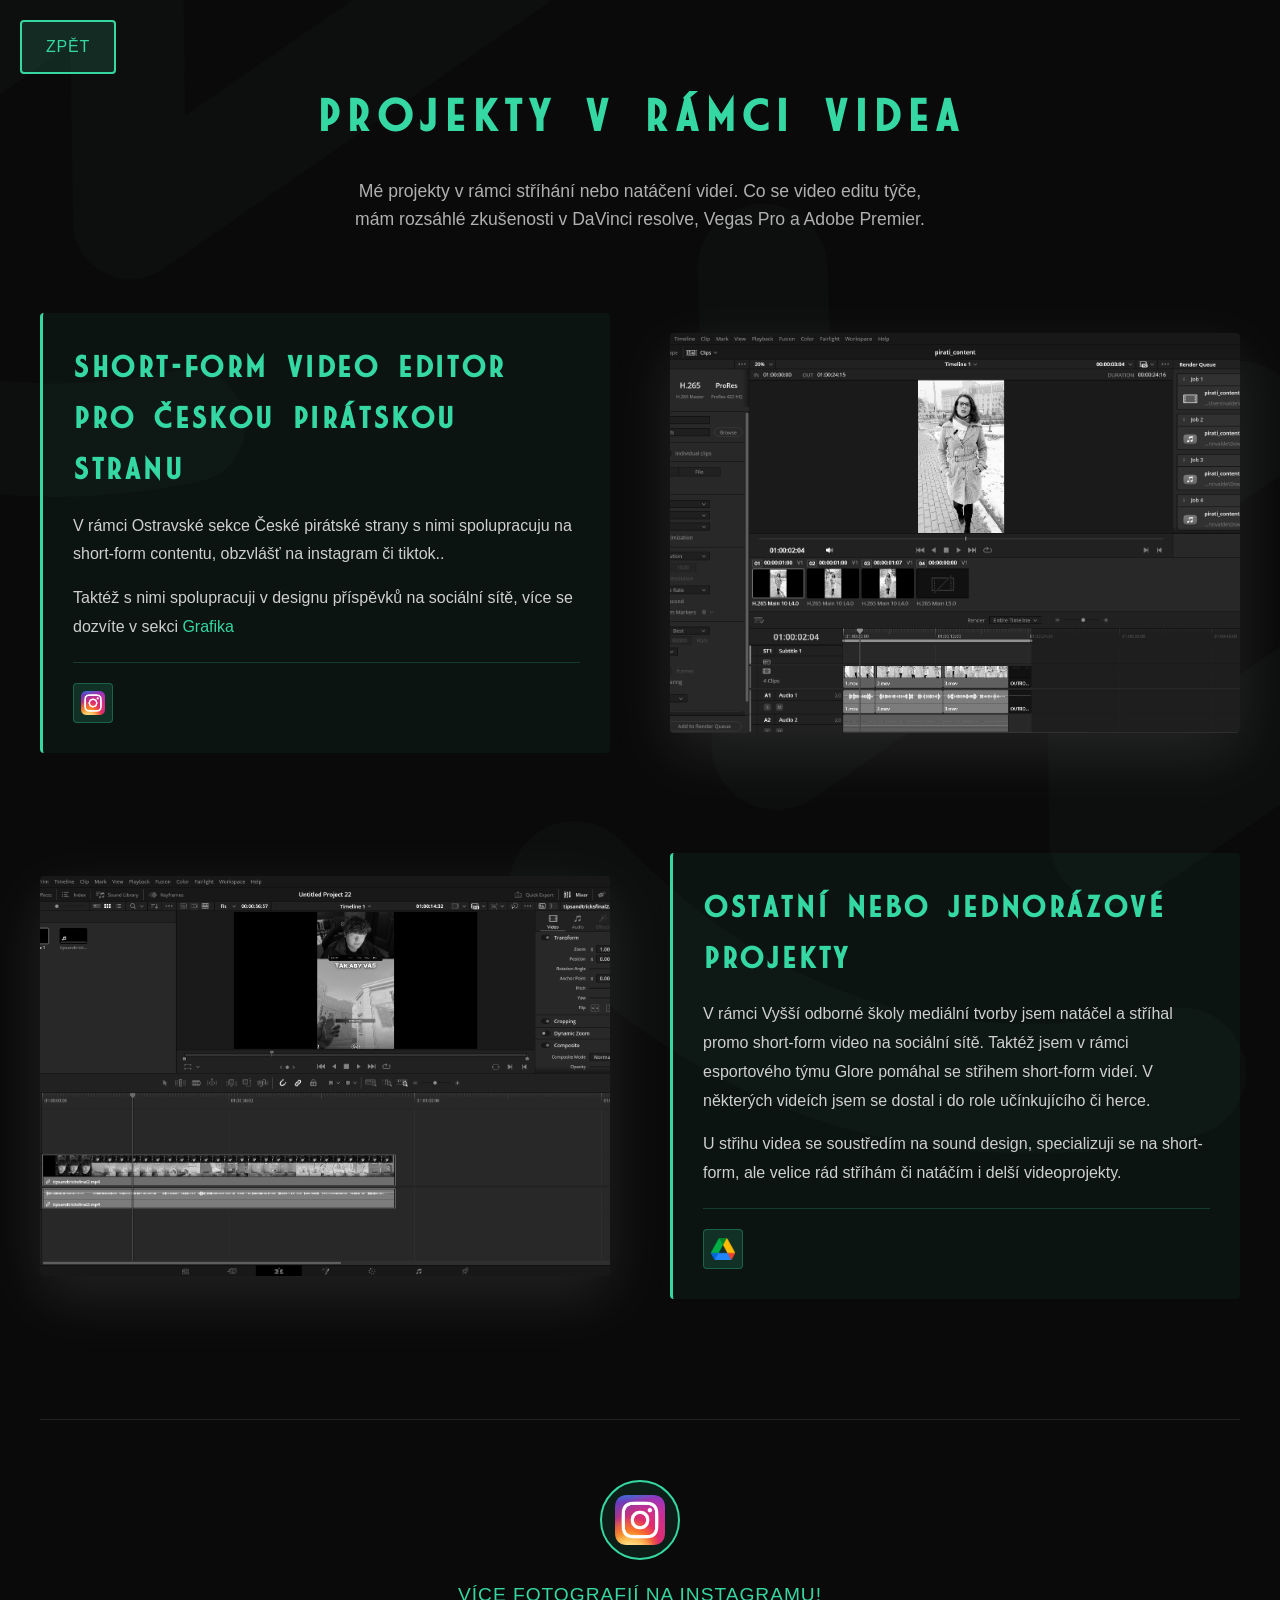
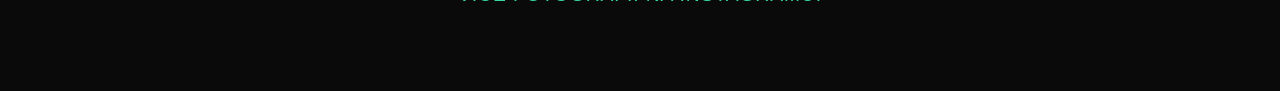
<file: video.html>
<!DOCTYPE html>
<html lang="en">
<head>
    <meta charset="UTF-8">
    <meta name="viewport" content="width=device-width, initial-scale=1.0">
    <title>Foto - Vitvalder Art</title>
    <link rel="stylesheet" href="style.css">
    <style>
        /* Foto Page Specific Styles */
        #foto-showcase {
            min-height: auto;
            padding: 80px 0;
        }

        .foto-header {
            text-align: center;
            margin-bottom: 80px;
            opacity: 0;
            animation: fadeIn 0.7s ease-out 0.3s forwards;
        }

        .foto-header h2 {
            font-family: 'Modern M', sans-serif;
            font-size: 3rem;
            letter-spacing: 0.1em;
            text-transform: uppercase;
            margin-bottom: 20px;
            color: #35d7a3;
        }

        .foto-header p {
            font-size: 1.1rem;
            color: #b0b0b0;
            max-width: 600px;
            margin: 0 auto;
        }

        .project-section {
            display: grid;
            grid-template-columns: 1fr 1fr;
            gap: 60px;
            align-items: center;
            margin-bottom: 100px;
            opacity: 0;
            animation: fadeIn 0.7s ease-out forwards;
        }

        .project-section:nth-child(2) {
            animation-delay: 0.5s;
        }

        .project-section:nth-child(3) {
            animation-delay: 0.7s;
        }

        .project-section.reverse {
            direction: rtl;
        }

        .project-section.reverse > * {
            direction: ltr;
        }

        .project-description {
            padding: 30px;
            background: rgba(53, 215, 163, 0.05);
            border-left: 3px solid #35d7a3;
            border-radius: 4px;
        }

        .project-description h3 {
            font-size: 2rem;
            font-family: 'Modern M', sans-serif;
            letter-spacing: 0.05em;
            margin-bottom: 15px;
            color: #35d7a3;
            text-transform: uppercase;
        }

        .project-description p {
            font-size: 1rem;
            line-height: 1.8;
            color: #d0d0d0;
            margin-bottom: 15px;
        }

        .project-social-icons {
            display: flex;
            gap: 15px;
            margin-top: 20px;
            padding-top: 20px;
            border-top: 1px solid rgba(53, 215, 163, 0.2);
        }

        .social-icon-link {
            display: inline-flex;
            align-items: center;
            justify-content: center;
            width: 40px;
            height: 40px;
            background: rgba(53, 215, 163, 0.15);
            border: 1px solid rgba(53, 215, 163, 0.3);
            border-radius: 4px;
            transition: all 0.3s ease;
            text-decoration: none;
        }

        .social-icon-link img {
            width: 24px;
            height: 24px;
            object-fit: contain;
        }

        .social-icon-link:hover {
            background: rgba(53, 215, 163, 0.3);
            border-color: #35d7a3;
            transform: translateY(-3px);
        }

        .project-image {
            width: 100%;
            height: 400px;
            object-fit: cover;
            border-radius: 4px;
            box-shadow: 0 20px 60px rgba(53, 215, 163, 0.15);
            transition: transform 0.3s ease;
        }

        .project-image:hover {
            transform: scale(1.02);
        }

        .instagram-section {
            display: flex;
            justify-content: center;
            align-items: center;
            margin-top: 120px;
            padding-top: 60px;
            border-top: 1px solid rgba(255, 255, 255, 0.1);
            opacity: 0;
            animation: fadeIn 0.7s ease-out 0.9s forwards;
        }

        .instagram-link {
            display: flex;
            flex-direction: column;
            align-items: center;
            gap: 20px;
            text-decoration: none;
            transition: transform 0.3s ease;
        }

        .instagram-link:hover {
            transform: translateY(-5px);
        }

        .instagram-icon {
            width: 80px;
            height: 80px;
            display: flex;
            align-items: center;
            justify-content: center;
            background: rgba(53, 215, 163, 0.1);
            border: 2px solid #35d7a3;
            border-radius: 50%;
            transition: all 0.3s ease;
        }

        .instagram-icon img {
            width: 50px;
            height: 50px;
            object-fit: contain;
        }

        .instagram-link:hover .instagram-icon {
            background: rgba(53, 215, 163, 0.2);
            transform: rotate(5deg);
        }

        .instagram-text {
            font-size: 1.2rem;
            color: #35d7a3;
            font-weight: 500;
            letter-spacing: 0.05em;
            text-transform: uppercase;
        }

        @keyframes fadeIn {
            from {
                opacity: 0;
                transform: translateY(20px);
            }
            to {
                opacity: 1;
                transform: translateY(0);
            }
        }

        .home-button {
            position: fixed;
            top: 20px;
            left: 20px;
            z-index: 1000;
            display: inline-block;
        }

        .home-button a {
            display: inline-flex;
            align-items: center;
            justify-content: center;
            padding: 12px 24px;
            background: rgba(53, 215, 163, 0.15);
            border: 2px solid #35d7a3;
            border-radius: 4px;
            color: #35d7a3;
            text-decoration: none;
            font-size: 1rem;
            font-weight: 500;
            letter-spacing: 0.05em;
            text-transform: uppercase;
            transition: all 0.3s ease;
        }

        .home-button a:hover {
            background: rgba(53, 215, 163, 0.25);
            transform: translateY(-3px);
            box-shadow: 0 10px 30px rgba(53, 215, 163, 0.2);
        }

        /* Responsive Design */
        @media (max-width: 768px) {
            .project-section {
                grid-template-columns: 1fr;
                gap: 40px;
            }

            .project-section.reverse {
                direction: ltr;
            }

            .project-image {
                height: 300px;
            }

            .foto-header h2 {
                font-size: 2rem;
            }

            .project-description h3 {
                font-size: 1.5rem;
            }

            .home-button a {
                padding: 10px 18px;
                font-size: 0.9rem;
            }
        }
    </style>
</head>
<body>
    <div id="page-wrapper">
        <!-- Home Button -->
        <div class="home-button">
            <a href="index.html?from=video#projects">Zpět</a>
        </div>

    <!-- Foto Showcase Section -->
    <section id="foto-showcase" class="container">
        <div class="foto-header">
            <h2>Projekty v rámci <b>videa</b></h2>
            <p>Mé projekty v rámci stříhání nebo natáčení videí. Co se video editu týče, mám rozsáhlé zkušenosti v DaVinci resolve, Vegas Pro a Adobe Premier.</p>
        </div>

        <!-- Project 1 -->
        <div class="project-section">
            <div class="project-description">
                <h3>Short-Form video editor pro Českou Pirátskou stranu</h3>
                <p>V rámci Ostravské sekce České pirátské strany s nimi spolupracuju na short-form contentu, obzvlášť na instagram či tiktok.. </p>
                <p>Taktéž s nimi spolupracuji v designu příspěvků na sociální sítě, více se dozvíte v sekci <a href="grafika.html" title>Grafika</a></p>
                <div class="project-social-icons">
                    <a href="https://www.instagram.com/pirati_ostrava/" class="social-icon-link" target="_blank" rel="noopener noreferrer" title="Facebook">
                        <img src="img/iglogo.png"alt="instagram">

                    </a>
                </div>
            </div>
            <img src="img/video_pirati.png" alt="Nature and Landscape Photography" class="project-image" style="  filter: grayscale(100%);">
        </div>

        <!-- Project 2 -->
        <div class="project-section reverse">
            <div class="project-description">
                <h3>Ostatní nebo jednorázové projekty</h3>
                <p>V rámci Vyšší odborné školy mediální tvorby jsem natáčel a stříhal promo short-form video na sociální sítě. Taktéž jsem v rámci esportového týmu Glore pomáhal se střihem short-form videí. V některých videích jsem se dostal i do role učínkujícího či herce. </p>
                <p>U střihu videa se soustředím na sound design, specializuji se na short-form, ale velice rád stříhám či natáčím i delší videoprojekty. </p>
                <div class="project-social-icons">
                    <a href="https://drive.google.com/drive/folders/1I0UDaAwYOm4O1jeZDsjCEWkWM2b3urGl?usp=sharing" class="social-icon-link" target="_blank" rel="noopener noreferrer" title="Google Drive">
                        <img src="img/drive.png" alt="Google Drive">
                    </a>
                </div>
            </div>
            <img src="img/video_glore.png" alt="Portrait and Studio Photography" class="project-image" style=" filter: grayscale(100%)">
        </div>

        <!-- Instagram Section -->
        <div class="instagram-section">
            <a href="https://www.instagram.com/vitvalder/" class="instagram-link" target="_blank" rel="noopener noreferrer">
                <div class="instagram-icon">
                    <img src="img/iglogo.png" alt="Instagram">
                </div>
                <span class="instagram-text">Více fotografií na instagramu!</span>
            </a>
        </div>
    </section>
    </div>

    <script src="script.js"></script>
</body>
</html>
</file>
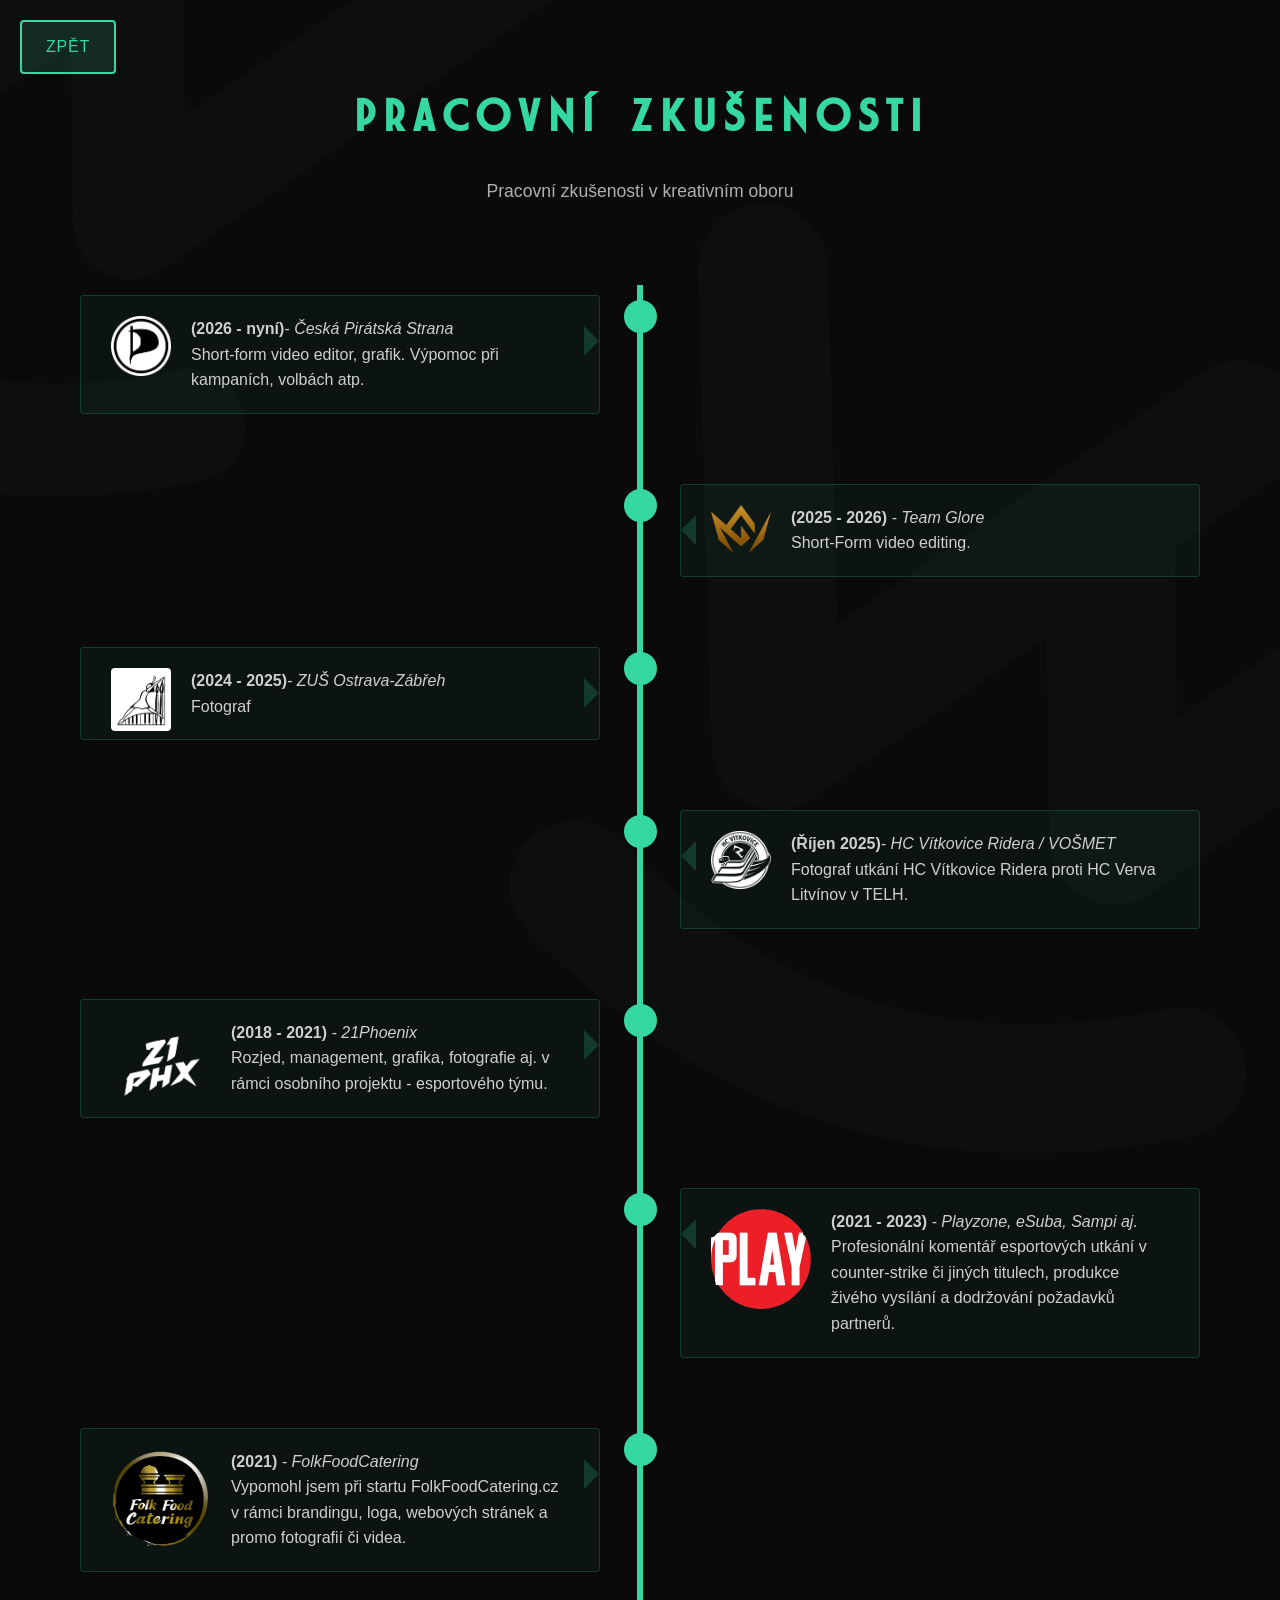
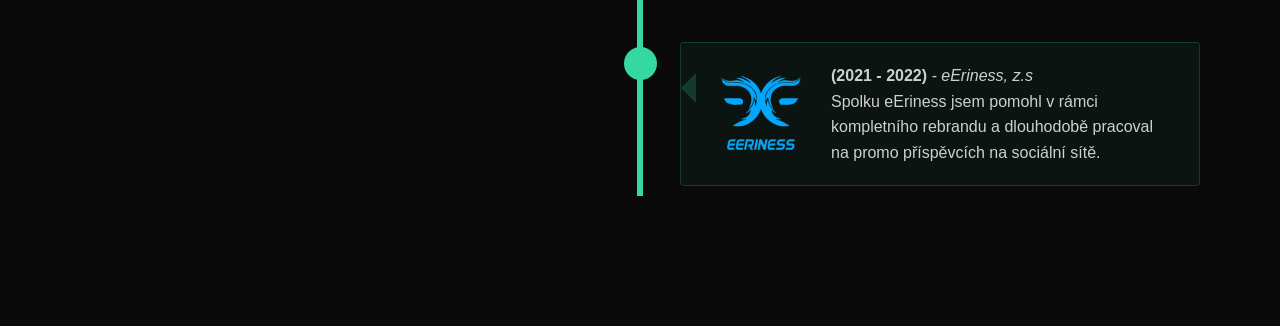
<file: work.html>
<!DOCTYPE html>
<html lang="en">
<head>
    <meta charset="UTF-8">
    <meta name="viewport" content="width=device-width, initial-scale=1.0">
    <title>Work - Vitvalder Art</title>
    <link rel="stylesheet" href="style.css">
    <style>
        /* Work Page Specific Styles */
        #work-showcase {
            min-height: auto;
            padding: 80px 0;
        }

        .work-header {
            text-align: center;
            margin-bottom: 80px;
            opacity: 0;
            animation: fadeIn 0.7s ease-out 0.3s forwards;
        }

        .work-header h2 {
            font-family: 'Modern M', sans-serif;
            font-size: 3rem;
            letter-spacing: 0.1em;
            text-transform: uppercase;
            margin-bottom: 20px;
            color: #35d7a3;
        }

        .work-header p {
            font-size: 1.1rem;
            color: #b0b0b0;
            max-width: 600px;
            margin: 0 auto;
        }

        .timeline {
            position: relative;
            max-width: 1200px;
            margin: 0 auto;
        }

        .timeline::after {
            content: '';
            position: absolute;
            width: 6px;
            background: #35d7a3;
            top: 0;
            bottom: 0;
            left: 50%;
            margin-left: -3px;
        }

        .timeline-item {
            padding: 10px 40px;
            position: relative;
            background-color: inherit;
            width: 50%;
            margin-bottom: 50px;
            opacity: 0;
            animation: fadeIn 0.7s ease-out forwards;
        }

        .timeline-item:nth-child(odd) {
            left: 0;
            animation-delay: 0.3s;
        }

        .timeline-item:nth-child(even) {
            left: 50%;
            animation-delay: 0.5s;
        }

        .timeline-item::after {
            content: '';
            position: absolute;
            width: 25px;
            height: 25px;
            right: -17px;
            background-color: #35d7a3;
            border: 4px solid #35d7a3;
            top: 15px;
            border-radius: 50%;
            z-index: 1;
        }

        .timeline-item:nth-child(even)::after {
            left: -16px;
        }

        .timeline-content {
            padding: 20px 30px;
            background: rgba(53, 215, 163, 0.05);
            border: 1px solid rgba(53, 215, 163, 0.2);
            border-radius: 4px;
            position: relative;
        }

        .timeline-content img {
            width: 100px;
            height: 100px;
            object-fit: cover;
            border-radius: 4px;
            margin-bottom: 15px;
            float: left;
            margin-right: 20px;
        }

        .timeline-content p {
            font-size: 1rem;
            line-height: 1.6;
            color: #d0d0d0;
            margin: 0;
        }

        .timeline-content::after {
            content: " ";
            position: absolute;
            width: 0;
            height: 0;
            right: -15px;
            top: 30px;
            border: solid transparent;
            border-width: 15px;
            border-left-color: rgba(53, 215, 163, 0.2);
        }

        .timeline-item:nth-child(even) .timeline-content::after {
            left: -15px;
            border-left-color: transparent;
            border-right-color: rgba(53, 215, 163, 0.2);
        }

        @keyframes fadeIn {
            from {
                opacity: 0;
                transform: translateY(20px);
            }
            to {
                opacity: 1;
                transform: translateY(0);
            }
        }

        .home-button {
            position: fixed;
            top: 20px;
            left: 20px;
            z-index: 1000;
            display: inline-block;
        }

        .home-button a {
            display: inline-flex;
            align-items: center;
            justify-content: center;
            padding: 12px 24px;
            background: rgba(53, 215, 163, 0.15);
            border: 2px solid #35d7a3;
            border-radius: 4px;
            color: #35d7a3;
            text-decoration: none;
            font-size: 1rem;
            font-weight: 500;
            letter-spacing: 0.05em;
            text-transform: uppercase;
            transition: all 0.3s ease;
        }

        .home-button a:hover {
            background: rgba(53, 215, 163, 0.25);
            transform: translateY(-3px);
            box-shadow: 0 10px 30px rgba(53, 215, 163, 0.2);
        }

        /* Responsive Design */
        @media (max-width: 768px) {
            .timeline::after {
                left: 31px;
            }

            .timeline-item {
                width: 100%;
                padding-left: 70px;
                padding-right: 25px;
            }

            .timeline-item:nth-child(even) {
                left: 0;
            }

            .timeline-item::after {
                left: 15px;
            }

            .timeline-item:nth-child(even)::after {
                left: 15px;
            }

            .timeline-content::after {
                left: 15px;
                border-right-color: transparent;
                border-left-color: rgba(53, 215, 163, 0.2);
            }

            .timeline-item:nth-child(even) .timeline-content::after {
                left: 15px;
            }

            .work-header h2 {
                font-size: 2rem;
            }

            .home-button a {
                padding: 10px 18px;
                font-size: 0.9rem;
            }
        }
    </style>
</head>
<body>
    <div id="page-wrapper">
        <!-- Home Button -->
        <div class="home-button">
            <a href="index.html#projects">Zpět</a>
        </div>

        <!-- Work Showcase Section -->
        <section id="work-showcase" class="container">
            <div class="work-header">
                <h2>Pracovní <b>zkušenosti</b></h2>
                <p>Pracovní zkušenosti v kreativním oboru</p>
            </div>

            <div class="timeline">
                <!-- Work Item 1 -->
                

                <!-- Work Item 3 -->
                <div class="timeline-item">
                    <div class="timeline-content">
                        <img src="img/pirati_logo.png" alt="Work 3" style="width: 60px; height: auto;">
                        <p><strong>(2026 - nyní)</strong><i>- Česká Pirátská Strana</i><br>Short-form video editor, grafik. Výpomoc při kampaních, volbách atp.</p>
                    </div>
                </div>

                <!-- Work Item 4 -->
                <div class="timeline-item">
                    <div class="timeline-content">
                        <img src="img/glore.png" alt="Work 4" style="width: 60px; height: auto;">
                        <p><strong>(2025 - 2026)</strong> <i>- Team Glore</i><br>Short-Form video editing.</p>
                    </div>
                </div>

                <!-- Work Item 5 -->
                <div class="timeline-item">
                    <div class="timeline-content">
                        <img src="img/logozus-287x300.png" alt="Work 5" style="width: 60px; height: auto;">
                        <p><strong>(2024 - 2025)</strong><i>- ZUŠ Ostrava-Zábřeh</i><br>Fotograf</p>
                    </div>
                </div>

                <!-- Work Item 6 -->
                <div class="timeline-item">
                    <div class="timeline-content">
                        <img src="img/hcvitkovice_logo.png" alt="Work 6" style="width: 60px; height: auto;">
                        <p><strong>(Říjen 2025)</strong><i>- HC Vítkovice Ridera / VOŠMET</i><br>Fotograf utkání HC Vítkovice Ridera proti HC Verva Litvínov v TELH.</p>
                    </div>
                </div>

                <!-- Work Item 7 -->
                <div class="timeline-item">
                    <div class="timeline-content">
                        <img src="img/21phxlogo.png" alt="Work 7">
                        <p><strong>(2018 - 2021) </strong><i>- 21Phoenix</i><br>Rozjed, management, grafika, fotografie aj. v rámci osobního projektu - esportového týmu.</p>
                    </div>
                </div>

                <!-- Work Item 8 -->
                <div class="timeline-item">
                    <div class="timeline-content">
                        <img src="img/pzlogo.png" alt="Work 8">
                        <p><strong>(2021 - 2023) </strong><i>- Playzone, eSuba, Sampi aj.</i><br>Profesionální komentář esportových utkání v counter-strike či jiných titulech, produkce živého vysílání a dodržování požadavků partnerů.</p>
                    </div>
                </div>

                <!-- Work Item 9 -->
                <div class="timeline-item">
                    <div class="timeline-content">
                        <img src="img/FFClogo.png" alt="Work 9">
                        <p><strong>(2021)</strong>    <i>- FolkFoodCatering</i><br>Vypomohl jsem při startu FolkFoodCatering.cz v rámci brandingu, loga, webových stránek a promo fotografií či videa.</p>
                    </div>
                </div>

                <!-- Work Item 10 -->
                <div class="timeline-item">
                    <div class="timeline-content">
                        <img src="img/eerinesslogo.webp" alt="Work 10">
                        <p><strong>(2021 - 2022)</strong>   <i>- eEriness, z.s</i><br>Spolku eEriness jsem pomohl v rámci kompletního rebrandu a dlouhodobě pracoval na promo příspěvcích na sociální sítě.</p>
                    </div>
                </div>
            </div>
        </section>
    </div>

    <script src="script.js"></script>
</body>
</html>
</file>
<file: style.css>
/* General Styles */
* {
    margin: 0;
    padding: 0;
    box-sizing: border-box;
}

@font-face {
    font-family: 'Modern M';
    src: url('fonts/modern M.ttf') format('truetype');
}

html {
    height: 100%;
    scroll-snap-type: y mandatory;
}

body {
    font-family: 'Segoe UI', Tahoma, Geneva, Verdana, sans-serif;
    background-color: #0a0a0a;
    color: #ffffff;
    line-height: 1.6;
    overflow-x: hidden;
    min-height: 100%;
    position: relative;
}

body::before {
    content: '';
    position: fixed;
    top: -600px;
    left: -600px;
    width: 1400px;
    height: 1400px;
    background-image: url('img/vvlogo_gray.png');
    background-repeat: no-repeat;
    background-size: contain;
    opacity: 0.15;
    pointer-events: none;
    z-index: 0;
}

body::after {
    content: '';
    position: fixed;
    bottom: -600px;
    right: -600px;
    width: 1600px;
    height: 1600px;
    background-image: url('img/vvlogo_gray.png');
    background-repeat: no-repeat;
    background-size: contain;
    background-position: bottom right;
    opacity: 0.15;
    pointer-events: none;
    z-index: 0;
}

#page-wrapper {
    position: relative;
    transition: transform 0.5s ease;
    z-index: 1;
}

#page-wrapper.slide-left {
    transform: translateX(-100vw);
}

#page-wrapper.slide-right {
    transform: translateX(100vw);
}

.container {
    max-width: 1200px;
    margin: 0 auto;
    padding: 0 20px;
}

a {
    color: #35d7a3;
    text-decoration: none;
    transition: all 0.3s ease;
}

a:hover {
    color: #35d7a3;
    text-decoration: none;
}

/* Hero Section */
#hero {
    position: relative;
    min-height: 100vh;
    display: flex;
    align-items: center;
    justify-content: center;
    overflow: hidden;
    scroll-snap-align: start;
}

.branding-background {
    position: absolute;
    top: 50%;
    left: 50%;
    transform: translate(-50%, -50%);
    width: min(100vw, 1200px);
    max-width: 1200px;
    z-index: 1;
    opacity: 0;
    animation: branding-appear 0.45s ease forwards 0.05s,
               branding-background-fade 0.7s ease forwards 3.3s,
               branding-to-corner 0.8s ease forwards 4s;
}

.branding-background svg {
    width: 100%;
    height: auto;
    overflow: visible;
}

.branding-background .branding-stroke,
.branding-background .branding-fill {
    font-family: 'Modern M', sans-serif;
    font-size: 8rem;
    font-weight: bold;
    letter-spacing: 0.2em;
    text-transform: uppercase;
}

.branding-background .branding-stroke {
    fill: transparent;
    stroke: #282828;
    stroke-width: 0.2px;
    stroke-linejoin: round;
    stroke-linecap: round;
    stroke-dasharray: 4000;
    stroke-dashoffset: 4000;
    animation: stroke-draw 2s ease forwards 0.3s;
}

.branding-background .branding-fill {
    fill: #35d7a3;
    stroke: none;
}

.branding-background .branding-fill-mask {
    animation: fill-progress 1s ease forwards 2.3s;
}

@keyframes branding-appear {
    from {
        opacity: 0;
    }
    to {
        opacity: 1;
    }
}

@keyframes stroke-draw {
    from {
        stroke-dashoffset: 4000;
    }
    to {
        stroke-dashoffset: 0;
    }
}

@keyframes fill-progress {
    from {
        width: 0;
    }
    to {
        width: 1340px;
    }
}

@keyframes branding-background-fade {
    from {
        opacity: 1;
    }
    to {
        opacity: 0.2;
    }
}

@keyframes branding-fade {
    from {
        fill: rgba(0, 255, 255, 0.18);
        stroke: rgba(0, 255, 255, 0.95);
    }
    to {
        fill: rgba(0, 255, 255, 0.08);
        stroke: rgba(0, 255, 255, 0.18);
    }
}

@keyframes branding-to-corner {
    from {
        top: 50%;
        left: 50%;
        transform: translate(-50%, -50%) scale(1);
    }
    to {
        top: -43px;
        left: 50%;
        transform: translate(-50%, 0) scale(0.25);
    }
}

.hero-content {
    position: relative;
    z-index: 2;
    text-align: center;
    opacity: 0;
    transform: translateY(25px);
    animation: fadeIn 0.7s ease-out 4s forwards;
}

.hero-logo-text {
    display: grid;
    grid-template-columns: 1fr;
    gap: 0px;
    align-items: center;
    justify-items: center;
    margin-bottom: 10px;
}

.hero-logo-wrap {
    position: relative;
    display: inline-block;
    width: auto;
    height: 4rem;
    background: linear-gradient(135deg, #f7fcfb 0%, #9ef5d2 35%, #6dd6ed 65%, #afc9ff 100%);
    background-size: 260% 260%;
    mask-image: url('img/vvlogo_white.png');
    mask-repeat: no-repeat;
    mask-size: contain;
    mask-position: center;
    -webkit-mask-image: url('img/vvlogo_white.png');
    -webkit-mask-repeat: no-repeat;
    -webkit-mask-size: contain;
    -webkit-mask-position: center;
    animation: hero-logo-shift 10s ease-in-out infinite alternate;
    margin-top: -15px;
}

.hero-logo {
    width: 100%;
    height: 100%;
    opacity: 0;
    display: block;
}

@keyframes hero-logo-shift {
    0% {
        background-position: 20% 30%;
    }
    50% {
        background-position: 80% 70%;
    }
    100% {
        background-position: 20% 30%;
    }
}

.hero-title {
    font-family: 'Modern M', sans-serif;
    font-size: 4rem;
    font-weight: bold;
    margin-bottom: 10px;
    background: linear-gradient(135deg, #f7fcfb 0%, #9ef5d2 35%, #6dd6ed 65%, #afc9ff 100%);
    background-size: 260% 260%;
    -webkit-background-clip: text;
    background-clip: text;
    -webkit-text-fill-color: transparent;
    animation: hero-logo-shift 10s ease-in-out infinite alternate;
}

.hero-subtitle {
    font-family: 'Modern M', sans-serif;
    font-size: 1.5rem;
    opacity: 0.8;
}

/* Projects Section */
#projects {
    min-height: 100vh;
    padding: 80px 0;
    scroll-snap-align: start;
}

.reveal {
    opacity: 0;
    transform: translateY(50px);
    transition: opacity 1s ease, transform 1s ease;
}

.reveal.active {
    opacity: 1;
    transform: translateY(0);
}

.grid {
    display: grid;
    grid-template-columns: repeat(auto-fit, minmax(300px, 1fr));
    gap: 30px;
}

.card {
    position: relative;
    height: 300px;
    border-radius: 10px;
    border: none;
    overflow: hidden;
    cursor: pointer;
    transition: transform 0.3s ease, box-shadow 0.3s ease;
}

.card:hover {
    transform: scale(1.05);
    box-shadow: 0 10px 30px rgba(53, 215, 163, 0.3);
}

.card-image {
    position: absolute;
    top: 0;
    left: 0;
    width: 100%;
    height: 100%;
    background-size: cover;
    background-position: center;
}

.photo-card .card-image {
    filter: grayscale(100%);
    transition: filter 0.3s ease;
}

.photo-card:hover .card-image {
    filter: grayscale(0%);
}

.card-overlay {
    position: absolute;
    top: 0;
    left: 0;
    width: 100%;
    height: 100%;
    background: rgba(0, 0, 0, 0.6);
    transition: background 0.3s ease;
}

.card:hover .card-overlay {
    background: rgba(0, 0, 0, 0.3);
}

.card-title {
    position: absolute;
    bottom: 20px;
    left: 20px;
    font-size: 2rem;
    font-weight: bold;
    color: #ffffff;
    text-shadow: 0 2px 4px rgba(0, 0, 0, 0.8);
    z-index: 3;
}

.card::before {
    content: '';
    position: absolute;
    top: 0;
    left: 0;
    width: 100%;
    height: 100%;
    border: 0px solid transparent;
    border-radius: 10px;
    transition: border-color 0.3s ease;
    pointer-events: none;
}

.card:hover::before {
    border-color: #36d6a3;
}

#footer {
    min-height: 100vh;
    padding: 80px 0;
    background-color: #0a0a0a;
    display: flex;
    flex-direction: column;
    align-items: center;
    justify-content: center;
    border-top: 1px solid rgba(0, 255, 255, 0.1);
    position: relative;
    width: 100%;
    scroll-snap-align: start;
}

.footer-background {
    position: absolute;
    top: 50%;
    left: 50%;
    transform: translate(-50%, -50%);
    width: min(100vw, 1400px);
    max-width: 1400px;
    z-index: 1;
    opacity: 0.1;
}

.footer-background svg {
    width: 100%;
    height: auto;
    overflow: visible;
}

.footer-background .footer-stroke,
.footer-background .footer-fill {
    font-family: 'Modern M', sans-serif;
    font-size: 12rem;
    font-weight: bold;
    letter-spacing: 0.2em;
    text-transform: uppercase;
}

.footer-background .footer-stroke {
    fill: transparent;
    stroke: #282828;
    stroke-width: 0.2px;
    stroke-linejoin: round;
    stroke-linecap: round;
    stroke-dasharray: 4000;
    stroke-dashoffset: 4000;
}

.footer-background .footer-fill {
    fill: #35d7a3;
    stroke: none;
}

.footer-background .footer-fill-mask {
    width: 0;
}

#footer.active .footer-background .footer-stroke {
    animation: stroke-draw 2s ease forwards 0.3s;
}

#footer.active .footer-background .footer-fill-mask {
    animation: fill-progress 1s ease forwards 2.3s;
}

.footer-content {
    text-align: center;
}

.footer-title {
    font-size: 3rem;
    font-weight: bold;
    margin-bottom: 300px;
    color: #ffffff;
    font-family: 'Modern M', sans-serif;
    letter-spacing: 0.05em;
    text-transform: uppercase;
    text-align: center;
    z-index: 10;
    position: relative;
}

.footer-contact {
    font-size: 2rem;
    margin-top: 100px;
    margin-bottom: 0;
    text-align: center;
    z-index: 10;
    position: relative;
}

.footer-logo {
    height: 150px;
    width: auto;
    margin-bottom: -100px;
    position: relative;
    z-index: 10;
}

.footer-contact a {
    color: #35d7a3;
    text-decoration: none;
    transition: all 0.3s ease;
    font-weight: 500;
}

.footer-contact a:hover {
    color: #35d7a3;
    text-decoration: none;
}

.footer-copyright {
    font-size: 0.9rem;
    opacity: 0.6;
    position: absolute;
    bottom: 20px;
    right: 20px;
}


/* Responsive Design */
@media (max-width: 768px) {
    .grid {
        grid-template-columns: repeat(auto-fit, minmax(250px, 1fr));
        gap: 20px;
    }

    .hero-title {
        font-size: 3rem;
    }

    .hero-subtitle {
        font-size: 1.2rem;
    }

    .branding-background {
        font-size: 5rem;
    }

    .footer-title {
        font-size: 2rem;
    }

    .footer-contact {
        font-size: 1.5rem;
    }

    .footer-background .footer-stroke,
    .footer-background .footer-fill {
        font-size: 8rem;
    }
}

@media (max-width: 480px) {
    .grid {
        grid-template-columns: 1fr;
    }

    .hero-title {
        font-size: 2.5rem;
    }

    .branding-background {
        font-size: 3rem;
    }

    .footer-title {
        font-size: 1.5rem;
    }

    .footer-contact {
        font-size: 1.2rem;
    }

    .footer-background .footer-stroke,
    .footer-background .footer-fill {
        font-size: 6rem;
    }
}

/* Fade-in Animation */
@keyframes fadeIn {
    from {
        opacity: 0;
        transform: translateY(20px);
    }
    to {
        opacity: 1;
        transform: translateY(0);
    }
}

/* Social Media Icons */
.social-media-icons {
    position: absolute;
    top: 30px;
    right: 30px;
    display: flex;
    gap: 20px;
    z-index: 10;
    opacity: 0;
    animation: fadeIn 0.7s ease-out 3.5s forwards;
}

.social-icon {
    height: 25px;
    width: auto;
    transition: transform 0.3s ease, opacity 0.3s ease;
    opacity: 0.7;
}

.social-media-icons a:hover .social-icon {
    transform: scale(1.2);
    opacity: 1;
}

/* Scroll Indicator */
.scroll-indicator {
    position: absolute;
    bottom: 40px;
    left: 50%;
    transform: translateX(-50%);
    z-index: 10;
    display: flex;
    justify-content: center;
    align-items: center;
}

.arrow-down {
    height: 40px;
    width: auto;
    animation: pulse 2s ease-in-out infinite;
}

@keyframes pulse {
    0% {
        opacity: 0.6;
        transform: translateY(0);
    }
    50% {
        opacity: 1;
        transform: translateY(10px);
    }
    100% {
        opacity: 0.6;
        transform: translateY(0);
    }
}

/* Footer Social Media Icons */
.footer-social-media-icons {
    display: flex;
    gap: 20px;
    position: absolute;
    bottom: 60px;
    right: 20px;
    z-index: 10;
}

.footer-social-icon {
    height: 25px;
    width: auto;
    transition: transform 0.3s ease, opacity 0.3s ease;
    opacity: 0.7;
}

.footer-social-media-icons a:hover .footer-social-icon {
    transform: scale(1.2);
    opacity: 1;
}
</file>
